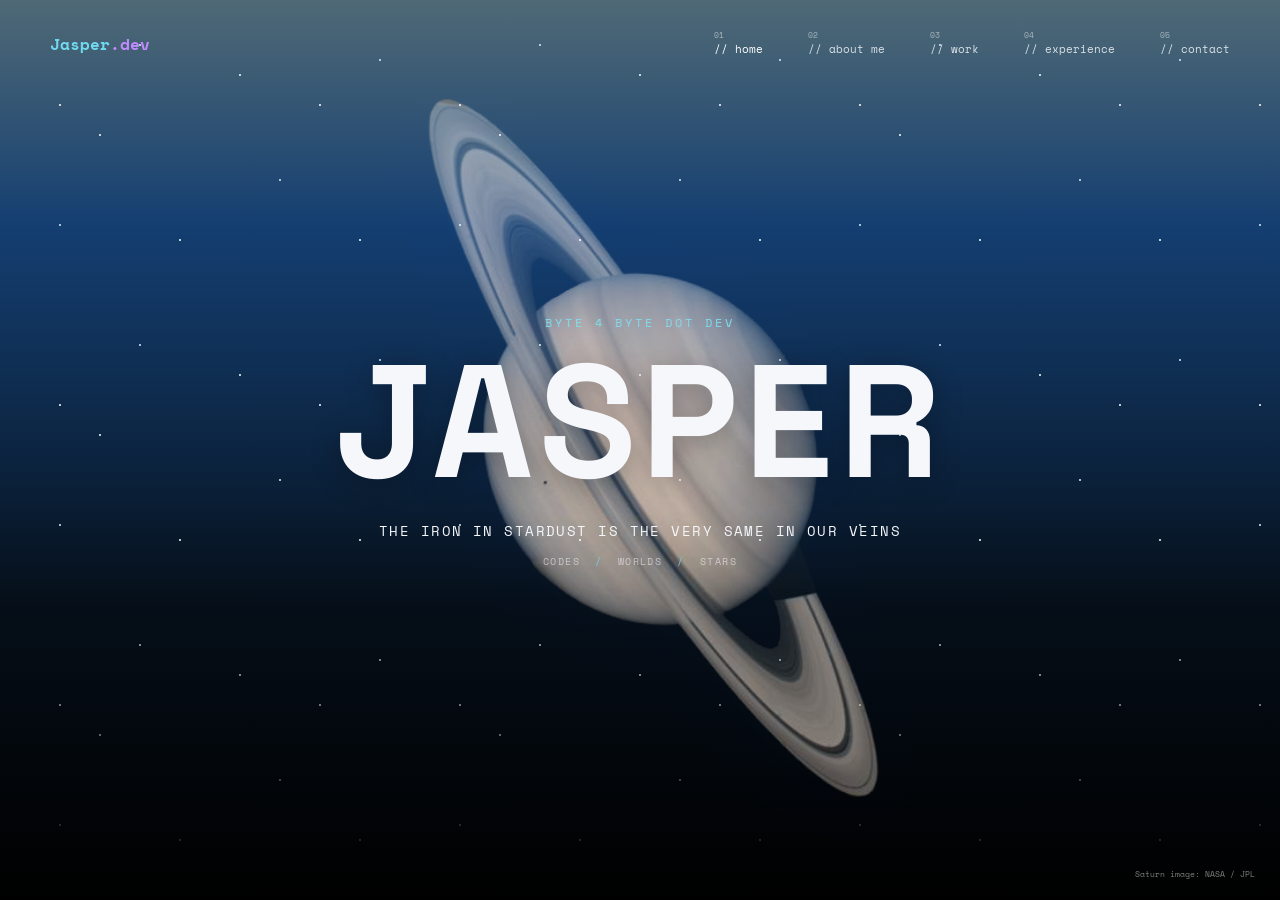
<file: index.html>
<!DOCTYPE html>
<html lang="en">
<head>
	<meta charset="UTF-8">
	<meta name="viewport" content="width=device-width, initial-scale=1.0">
	<meta name="theme-color" content="#071421">
	<title>Jasper | Byte4Byte Dot Dev</title>
	<link rel="preconnect" href="https://fonts.googleapis.com">
	<link rel="preconnect" href="https://fonts.gstatic.com" crossorigin>
	<link href="https://fonts.googleapis.com/css2?family=Space+Grotesk:wght@400;500;600;700&family=Space+Mono:wght@400;700&display=swap" rel="stylesheet">
	<link rel="stylesheet" href="styles.css">
</head>
<body>
	<main class="index" id="home">
		<div class="starfield" aria-hidden="true"></div>
		<header class="site-header">
			<a class="wordmark" href="#home" aria-label="Jasper home">Jasper<span>.dev</span></a>
			<nav aria-label="Main navigation">
				<a class="active" href="#home"><span>01</span>// home</a>
				<a href="src/aboutme.html"><span>02</span>// about me</a>
				<a href="src/work.html"><span>03</span>// work</a>
				<a href="src/experience.html"><span>04</span>// experience</a>
				<a href="src/contact.html"><span>05</span>// contact</a>
			</nav>
		</header>

		<div class="planet" aria-hidden="true">
			<img src="images/saturn-stars-transparent.png" alt="">
		</div>

		<section class="index-copy" aria-labelledby="page-title">
			<p class="eyebrow">byte 4 byte dot dev</p>
			<h1 id="page-title">Jasper</h1>
			<p class="tagline">the iron in stardust is the very same in our veins</p>
			<div class="specialties" aria-label="Areas of work">
				<span>Codes</span><i aria-hidden="true">/</i>
				<span>Worlds</span><i aria-hidden="true">/</i>
				<span>Stars</span>
			</div>
		</section>
		<a class="image-credit" href="https://photojournal.jpl.nasa.gov/catalog/PIA01364" target="blank" rel="noreferrer">
			Saturn image: NASA / JPL
		</a>
	</main>
</body>
</html>
</file>
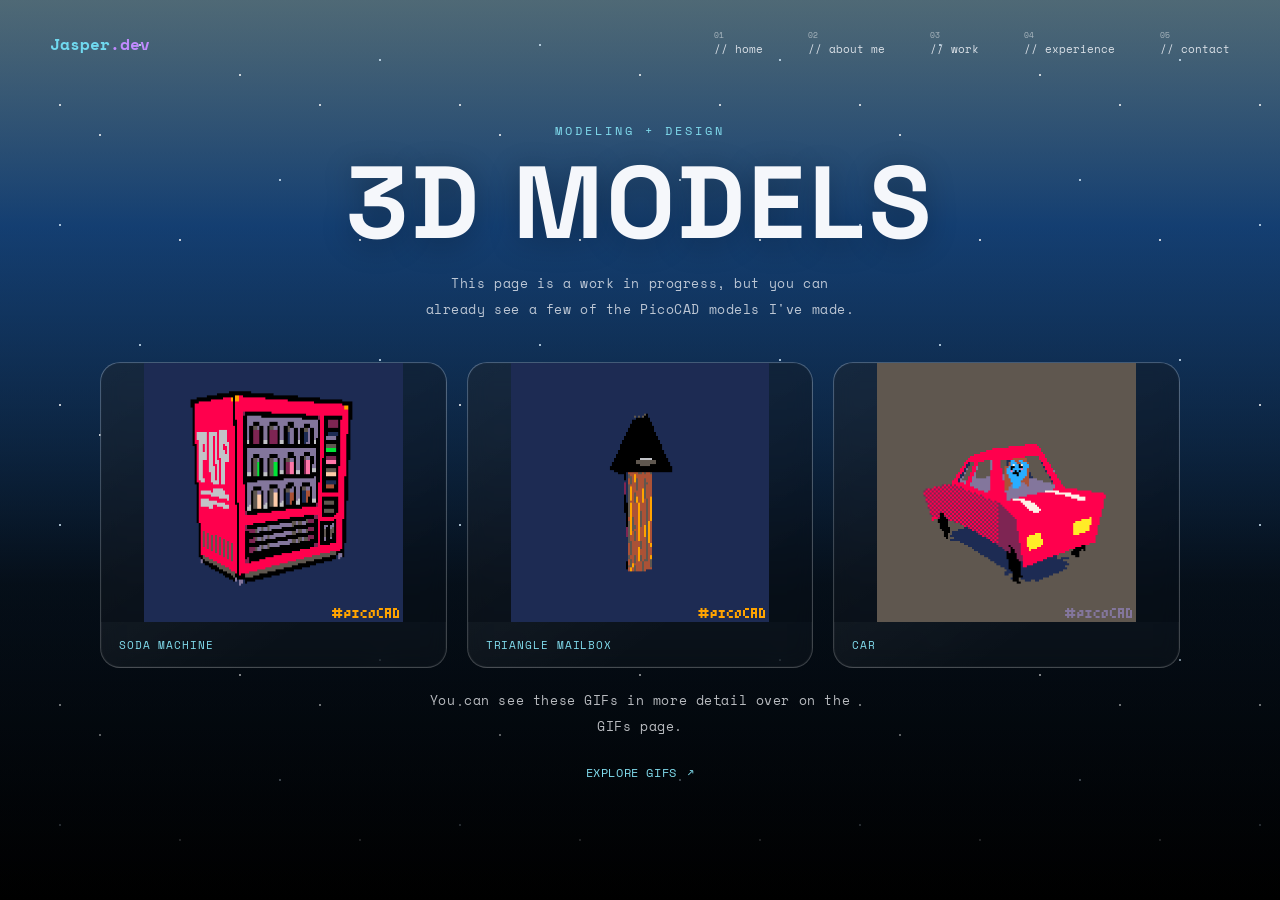
<file: src/3dmodels.html>
<!DOCTYPE html>
<html lang="en">
<head>
	<meta charset="UTF-8">
	<meta name="viewport" content="width=device-width, initial-scale=1.0">
	<meta name="theme-color" content="#071421">
	<title>3D Models | Jasper.dev</title>
	<link rel="preconnect" href="https://fonts.googleapis.com">
	<link rel="preconnect" href="https://fonts.gstatic.com" crossorigin>
	<link href="https://fonts.googleapis.com/css2?family=Space+Grotesk:wght@400;500;600;700&family=Space+Mono:wght@400;700&display=swap" rel="stylesheet">
	<link rel="stylesheet" href="../styles.css">
</head>
<body>
	<main class="site-page">
		<div class="starfield" aria-hidden="true"></div>
		<header class="site-header">
			<a class="wordmark" href="../index.html" aria-label="Jasper home">Jasper<span>.dev</span></a>
			<nav aria-label="Main navigation">
				<a href="../index.html"><span>01</span>// home</a>
				<a href="aboutme.html"><span>02</span>// about me</a>
				<a href="work.html"><span>03</span>// work</a>
				<a href="experience.html"><span>04</span>// experience</a>
				<a href="contact.html"><span>05</span>// contact</a>
			</nav>
		</header>

		<section class="page-content models-page" aria-labelledby="page-title">
			<div class="page-heading">
				<p class="eyebrow">Modeling + design</p>
				<h1 id="page-title">3D Models</h1>
				<p class="page-lede">This page is a work in progress, but you can already see a few of the PicoCAD models I've made.</p>
			</div>

			<div class="model-gallery" aria-label="PicoCAD model previews">
				<figure class="model-preview">
					<img src="../gifs/3d%20models/sodamachine.gif" alt="Animated pixel-art soda machine model" loading="lazy">
					<figcaption>Soda Machine</figcaption>
				</figure>
				<figure class="model-preview">
					<img src="../gifs/3d%20models/triangle_mailbox.gif" alt="Animated low-poly triangle mailbox model" loading="lazy">
					<figcaption>Triangle Mailbox</figcaption>
				</figure>
				<figure class="model-preview">
					<img src="../gifs/3d%20models/car.gif" alt="Animated low-poly car model" loading="lazy">
					<figcaption>Car</figcaption>
				</figure>
			</div>

			<div class="models-gallery-note">
				<p class="page-lede">You can see these GIFs in more detail over on the GIFs page.</p>
				<a class="page-link" href="gifs.html">Explore GIFs <span aria-hidden="true">↗</span></a>
			</div>
		</section>
	</main>
</body>
</html>
</file>
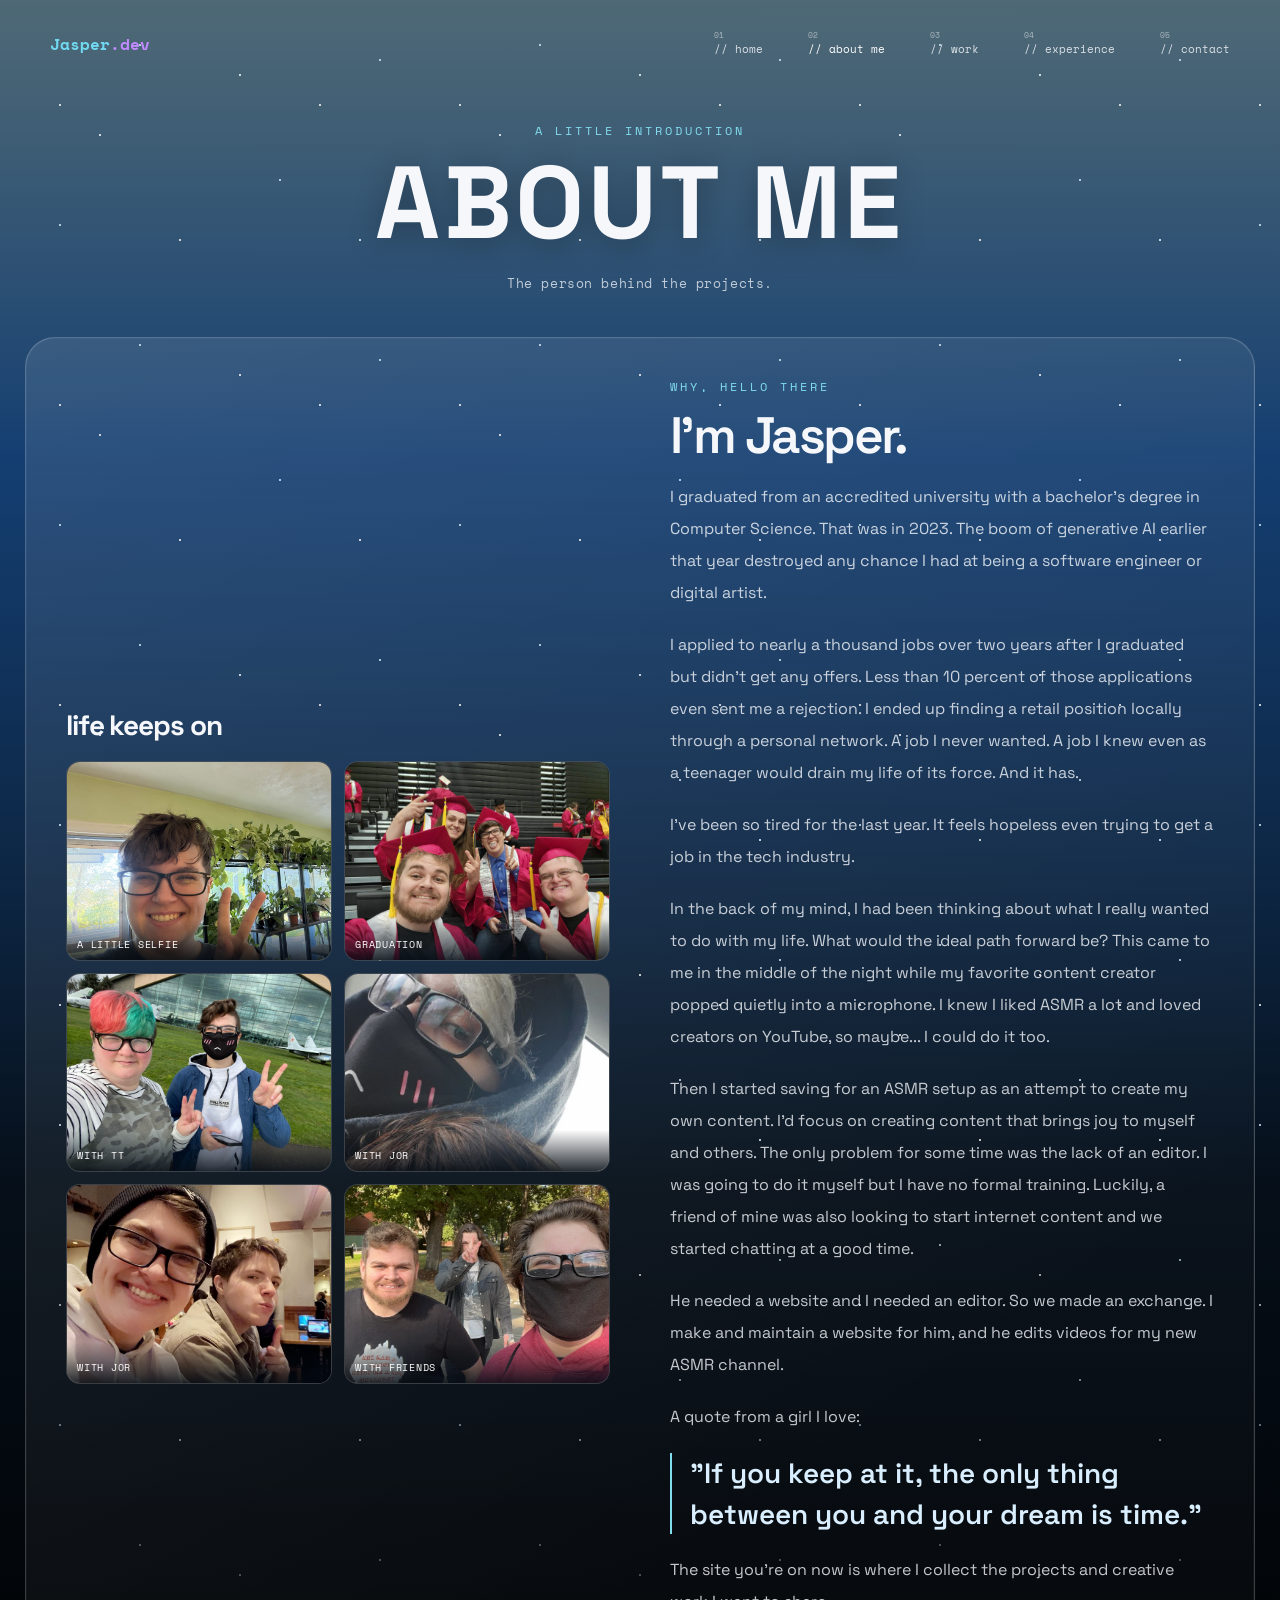
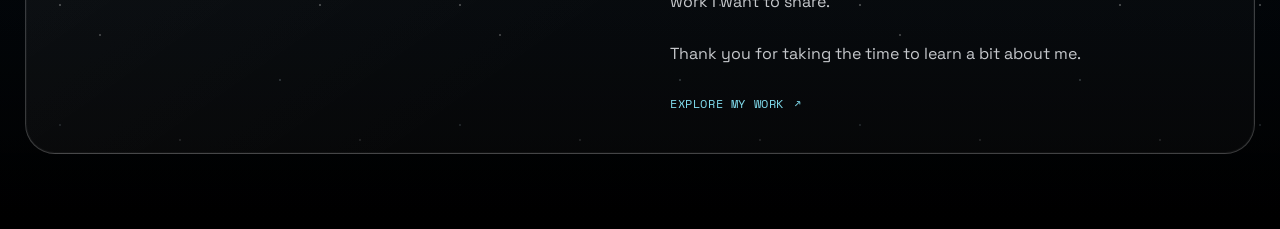
<file: src/aboutme.html>
<!DOCTYPE html>
<html lang="en">
<head>
	<meta charset="UTF-8">
	<meta name="viewport" content="width=device-width, initial-scale=1.0">
	<meta name="theme-color" content="#071421">
	<title>About Me | Jasper.dev</title>
	<link rel="preconnect" href="https://fonts.googleapis.com">
	<link rel="preconnect" href="https://fonts.gstatic.com" crossorigin>
	<link href="https://fonts.googleapis.com/css2?family=Space+Grotesk:wght@400;500;600;700&family=Space+Mono:wght@400;700&display=swap" rel="stylesheet">
	<link rel="stylesheet" href="../styles.css">
</head>
<body>
	<main class="site-page">
		<div class="starfield" aria-hidden="true"></div>
		<header class="site-header">
			<a class="wordmark" href="../index.html" aria-label="Jasper home">Jasper<span>.dev</span></a>
			<nav aria-label="Main navigation">
				<a href="../index.html"><span>01</span>// home</a>
				<a class="active" href="aboutme.html" aria-current="page"><span>02</span>// about me</a>
				<a href="work.html"><span>03</span>// work</a>
				<a href="experience.html"><span>04</span>// experience</a>
				<a href="contact.html"><span>05</span>// contact</a>
			</nav>
		</header>

		<section class="page-content about-page" aria-labelledby="page-title">
			<div class="page-heading">
				<p class="eyebrow">A little introduction</p>
				<h1 id="page-title">About me</h1>
				<p class="page-lede">The person behind the projects.</p>
			</div>

			<div class="about-card">
				<section class="about-photo-column about-page-image" aria-labelledby="about-photo-title">
					<h2 id="about-photo-title">life keeps on</h2>
					<div class="about-photo-gallery">
						<figure class="about-photo about-photo-selfie">
							<img src="../images/selfie.png" alt="Jasper taking a selfie at home" loading="lazy">
							<figcaption>A little selfie</figcaption>
						</figure>
						<figure class="about-photo about-photo-graduation">
							<img src="../images/graduation.jpg" alt="Jasper and friends celebrating graduation" loading="lazy">
							<figcaption>Graduation</figcaption>
						</figure>
						<figure class="about-photo">
							<img src="../images/withtt_1.jpg" alt="Jasper and a friend visiting an aviation museum" loading="lazy">
							<figcaption>With TT</figcaption>
						</figure>
						<figure class="about-photo about-photo-jor-2">
							<img src="../images/withjor_2.jpg" alt="Jasper and a friend taking a selfie together" loading="lazy">
							<figcaption>With Jor</figcaption>
						</figure>
						<figure class="about-photo">
							<img src="../images/withjor_1.png" alt="Jasper and a friend sharing a meal" loading="lazy">
							<figcaption>With Jor</figcaption>
						</figure>
						<figure class="about-photo">
							<img src="../images/withfriends.jpg" alt="Jasper and friends outdoors" loading="lazy">
							<figcaption>With friends</figcaption>
						</figure>
					</div>
				</section>
				<div class="page-copy">
					<p class="eyebrow">Why, Hello there</p>
					<h2>I'm Jasper.</h2>
					<p>I graduated from an accredited university with a bachelor's degree in Computer Science. That was in 2023. The boom of generative AI earlier that year destroyed any chance I had at being a software engineer or digital artist.</p>
					<p>I applied to nearly a thousand jobs over two years after I graduated but didn't get any offers. Less than 10 percent of those applications even sent me a rejection. I ended up finding a retail position locally through a personal network. A job I never wanted. A job I knew even as a teenager would drain my life of its force. And it has.</p> 
					<p>I've been so tired for the last year. It feels hopeless even trying to get a job in the tech industry.</p> 
					<p>In the back of my mind, I had been thinking about what I really wanted to do with my life. What would the ideal path forward be? This came to me in the middle of the night while my favorite content creator popped quietly into a microphone. I knew I liked ASMR a lot and loved creators on YouTube, so maybe... I could do it too.</p>
					<p>Then I started saving for an ASMR setup as an attempt to create my own content. I'd focus on creating content that brings joy to myself and others. The only problem for some time was the lack of an editor. I was going to do it myself but I have no formal training. Luckily, a friend of mine was also looking to start internet content and we started chatting at a good time.</p>
					<p>He needed a website and I needed an editor. So we made an exchange. I make and maintain a website for him, and he edits videos for my new ASMR channel.</p>
					<p>A quote from a girl I love:</p>
					<p><span class="quote">"If you keep at it, the only thing between you and your dream is time."</span></p>
					<p>The site you're on now is where I collect the projects and creative work I want to share.</p>
					<p>Thank you for taking the time to learn a bit about me.</p>
					<a class="page-link" href="work.html">Explore my work <span aria-hidden="true">↗</span></a>
				</div>
			</div>
		</section>
	</main>
</body>
</html>
</file>
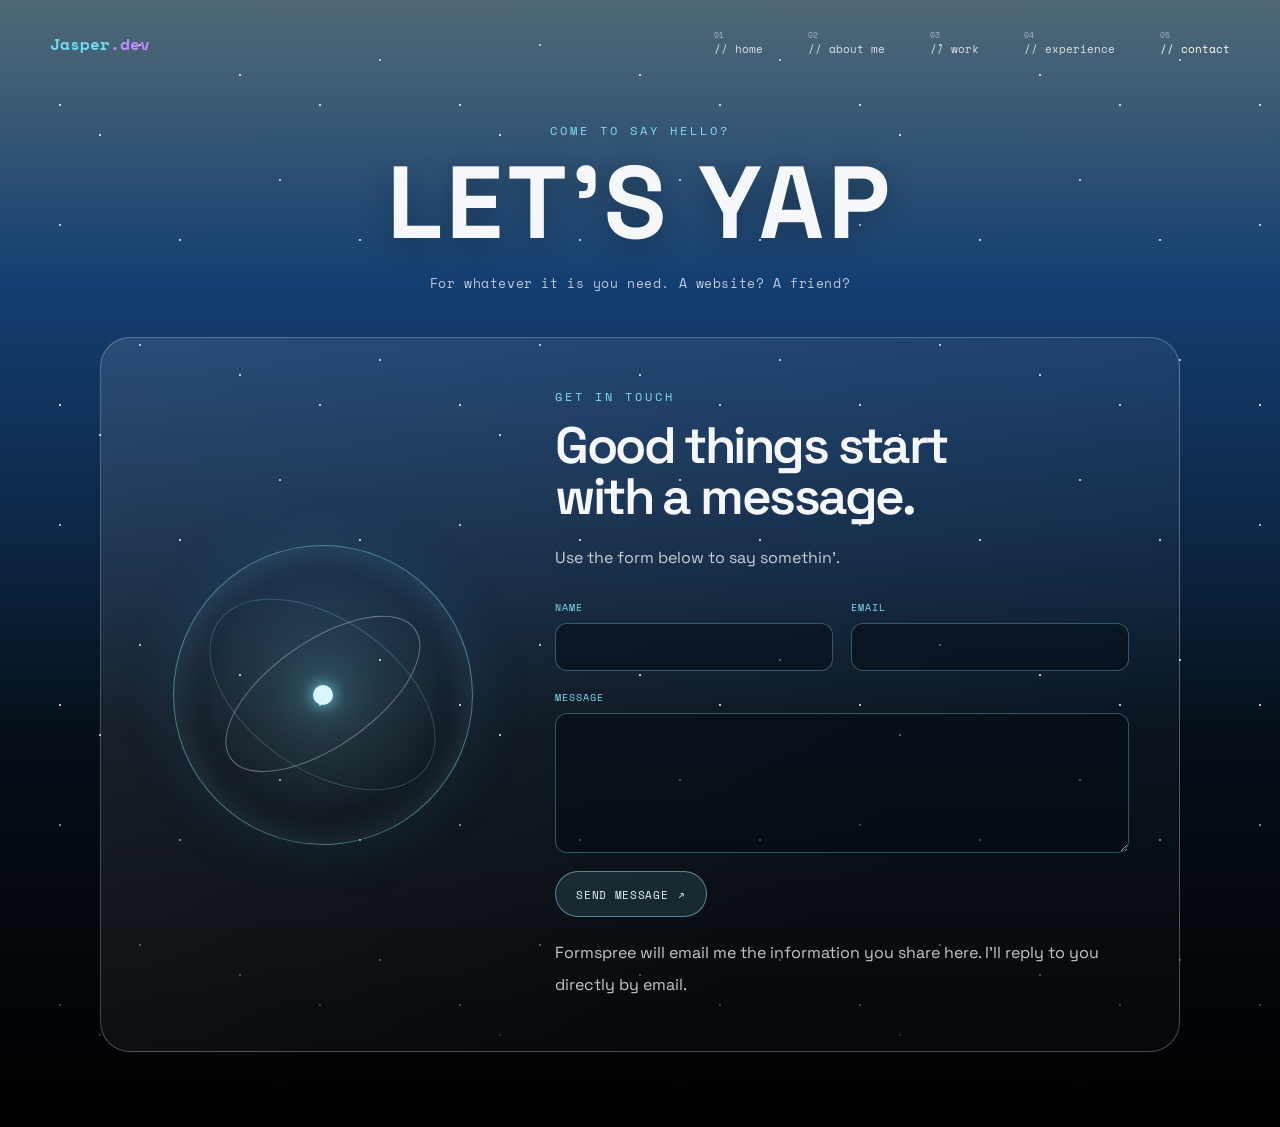
<file: src/contact.html>
<!DOCTYPE html>
<html lang="en">
<head>
	<meta charset="UTF-8">
	<meta name="viewport" content="width=device-width, initial-scale=1.0">
	<meta name="theme-color" content="#071421">
	<title>Contact | Jasper.dev</title>
	<link rel="preconnect" href="https://fonts.googleapis.com">
	<link rel="preconnect" href="https://fonts.gstatic.com" crossorigin>
	<link href="https://fonts.googleapis.com/css2?family=Space+Grotesk:wght@400;500;600;700&family=Space+Mono:wght@400;700&display=swap" rel="stylesheet">
	<link rel="stylesheet" href="../styles.css">
</head>
<body>
	<main class="site-page">
		<div class="starfield" aria-hidden="true"></div>
		<header class="site-header">
			<a class="wordmark" href="../index.html" aria-label="Jasper home">Jasper<span>.dev</span></a>
			<nav aria-label="Main navigation">
				<a href="../index.html"><span>01</span>// home</a>
				<a href="aboutme.html"><span>02</span>// about me</a>
				<a href="work.html"><span>03</span>// work</a>
				<a href="experience.html"><span>04</span>// experience</a>
				<a class="active" href="contact.html" aria-current="page"><span>05</span>// contact</a>
			</nav>
		</header>

		<section class="page-content contact-page" aria-labelledby="page-title">
			<div class="page-heading">
				<p class="eyebrow">Come to say hello?</p>
				<h1 id="page-title">Let's yap</h1>
				<p class="page-lede">For whatever it is you need. A website? A friend?</p>
			</div>

			<div class="contact-card">
				<div class="contact-orbit" aria-hidden="true">
					<span></span>
				</div>
				<div class="page-copy">
					<p class="eyebrow">Get in touch</p>
					<h2>Good things start with a message.</h2>
					<p>Use the form below to say somethin'.</p>
					<form class="contact-form" action="https://formspree.io/f/mpppdnnk" method="POST">
						<input type="hidden" name="_subject" value="New message from Jasper.dev">
						<input class="contact-form-honeypot" type="text" name="_gotcha" tabindex="-1" autocomplete="off" aria-hidden="true">
						<div class="contact-form-field">
							<label for="contact-name">Name</label>
							<input id="contact-name" name="name" type="text" autocomplete="name" required>
						</div>
						<div class="contact-form-field">
							<label for="contact-email">Email</label>
							<input id="contact-email" name="email" type="email" autocomplete="email" required>
						</div>
						<div class="contact-form-field contact-form-message">
							<label for="contact-message">Message</label>
							<textarea id="contact-message" name="message" rows="5" required></textarea>
						</div>
						<button class="contact-form-submit" type="submit">Send message <span aria-hidden="true">↗</span></button>
					</form>
					<p class="contact-form-status" role="status" aria-live="polite" hidden></p>
					<p class="contact-form-disclaimer">Formspree will email me the information you share here. I’ll reply to you directly by email.</p>
					<script>
						const contactForm = document.querySelector(".contact-form");
						const contactStatus = document.querySelector(".contact-form-status");
						const submitButton = contactForm.querySelector(".contact-form-submit");

						contactForm.addEventListener("submit", async (event) => {
							event.preventDefault();
							submitButton.disabled = true;
							contactStatus.hidden = false;
							contactStatus.dataset.state = "sending";
							contactStatus.textContent = "Sending your message...";

							try {
								const response = await fetch(contactForm.action, {
									method: contactForm.method,
									body: new FormData(contactForm),
									headers: { Accept: "application/json" }
								});

								if (!response.ok) {
									throw new Error(`The form service returned error ${response.status}. Please try again.`);
								}

								contactForm.reset();
								contactStatus.dataset.state = "success";
								contactStatus.textContent = "Thanks! Your message has been sent.";
							} catch (error) {
								contactStatus.dataset.state = "error";
								contactStatus.textContent = error instanceof Error
									? `Your message couldn't be sent: ${error.message}`
									: "Your message couldn't be sent. Please try again.";
							} finally {
								submitButton.disabled = false;
							}
						});
					</script>
				</div>
			</div>
		</section>
	</main>
</body>
</html>
</file>
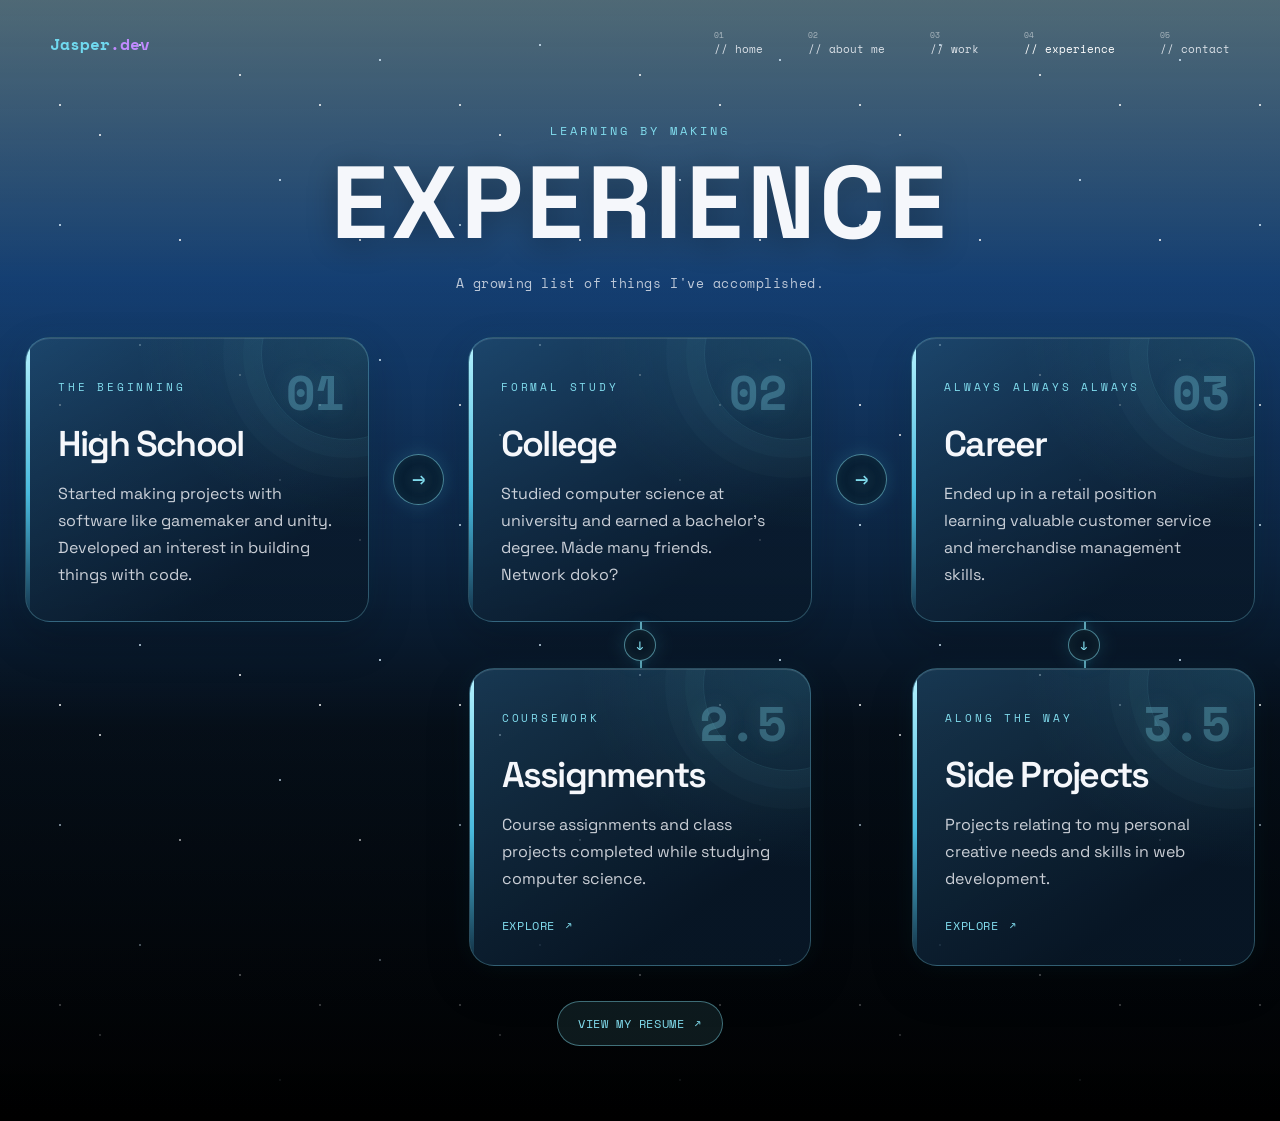
<file: src/experience.html>
<!DOCTYPE html>
<html lang="en">
<head>
	<meta charset="UTF-8">
	<meta name="viewport" content="width=device-width, initial-scale=1.0">
	<meta name="theme-color" content="#071421">
	<title>Experience | Jasper.dev</title>
	<link rel="preconnect" href="https://fonts.googleapis.com">
	<link rel="preconnect" href="https://fonts.gstatic.com" crossorigin>
	<link href="https://fonts.googleapis.com/css2?family=Space+Grotesk:wght@400;500;600;700&family=Space+Mono:wght@400;700&display=swap" rel="stylesheet">
	<link rel="stylesheet" href="../styles.css">
</head>
<body>
	<main class="site-page">
		<div class="starfield" aria-hidden="true"></div>
		<header class="site-header">
			<a class="wordmark" href="../index.html" aria-label="Jasper home">Jasper<span>.dev</span></a>
			<nav aria-label="Main navigation">
				<a href="../index.html"><span>01</span>// home</a>
				<a href="aboutme.html"><span>02</span>// about me</a>
				<a href="work.html"><span>03</span>// work</a>
				<a class="active" href="experience.html" aria-current="page"><span>04</span>// experience</a>
				<a href="contact.html"><span>05</span>// contact</a>
			</nav>
		</header>

		<section class="page-content experience-page" aria-labelledby="page-title">
			<div class="page-heading">
				<p class="eyebrow">Learning by making</p>
				<h1 id="page-title">Experience</h1>
				<p class="page-lede">A growing list of things I've accomplished.</p>
			</div>

			<div class="experience-diagram" role="group" aria-label="Experience path from high school to college and career, with branches for assignments and side projects">
				<div class="experience-route">
					<article class="experience-card">
						<span class="experience-number" aria-hidden="true">01</span>
						<p class="eyebrow">The beginning</p>
						<h2>High School</h2>
						<p>Started making projects with software like gamemaker and unity. Developed an interest in building things with code.</p>
					</article>
					<span class="experience-arrow" aria-hidden="true">→</span>
					<article class="experience-card">
						<span class="experience-number" aria-hidden="true">02</span>
						<p class="eyebrow">Formal study</p>
						<h2>College</h2>
						<p>Studied computer science at university and earned a bachelor's degree. Made many friends. Network doko?</p>
					</article>
					<span class="experience-arrow" aria-hidden="true">→</span>
					<article class="experience-card">
						<span class="experience-number" aria-hidden="true">03</span>
						<p class="eyebrow">always always always</p>
						<h2>Career</h2>
						<p>Ended up in a retail position learning valuable customer service and merchandise management skills.</p>
					</article>
				</div>
				<div class="experience-branches">
					<div class="experience-branch experience-branch-assignments">
						<span class="experience-arrow experience-arrow-down" aria-hidden="true">↓</span>
						<article class="experience-card">
							<span class="experience-number" aria-hidden="true">2.5</span>
							<p class="eyebrow">Coursework</p>
							<h2>Assignments</h2>
							<p>Course assignments and class projects completed while studying computer science.</p>
							<a class="page-link" href="https://github.com/bubbles0989" target="_blank" rel="noopener noreferrer">Explore <span aria-hidden="true">↗</span></a>
						</article>
					</div>
					<div class="experience-branch experience-branch-side-projects">
						<span class="experience-arrow experience-arrow-down" aria-hidden="true">↓</span>
						<article class="experience-card">
							<span class="experience-number" aria-hidden="true">3.5</span>
							<p class="eyebrow">Along the way</p>
							<h2>Side Projects</h2>
							<p>Projects relating to my personal creative needs and skills in web development.</p>
							<a class="page-link" href="work.html">Explore <span aria-hidden="true">↗</span></a>
						</article>
					</div>
				</div>
			</div>
			<a class="page-link experience-resume-link" href="resume.html">View my resume <span aria-hidden="true">↗</span></a>
		</section>
	</main>
</body>
</html>
</file>
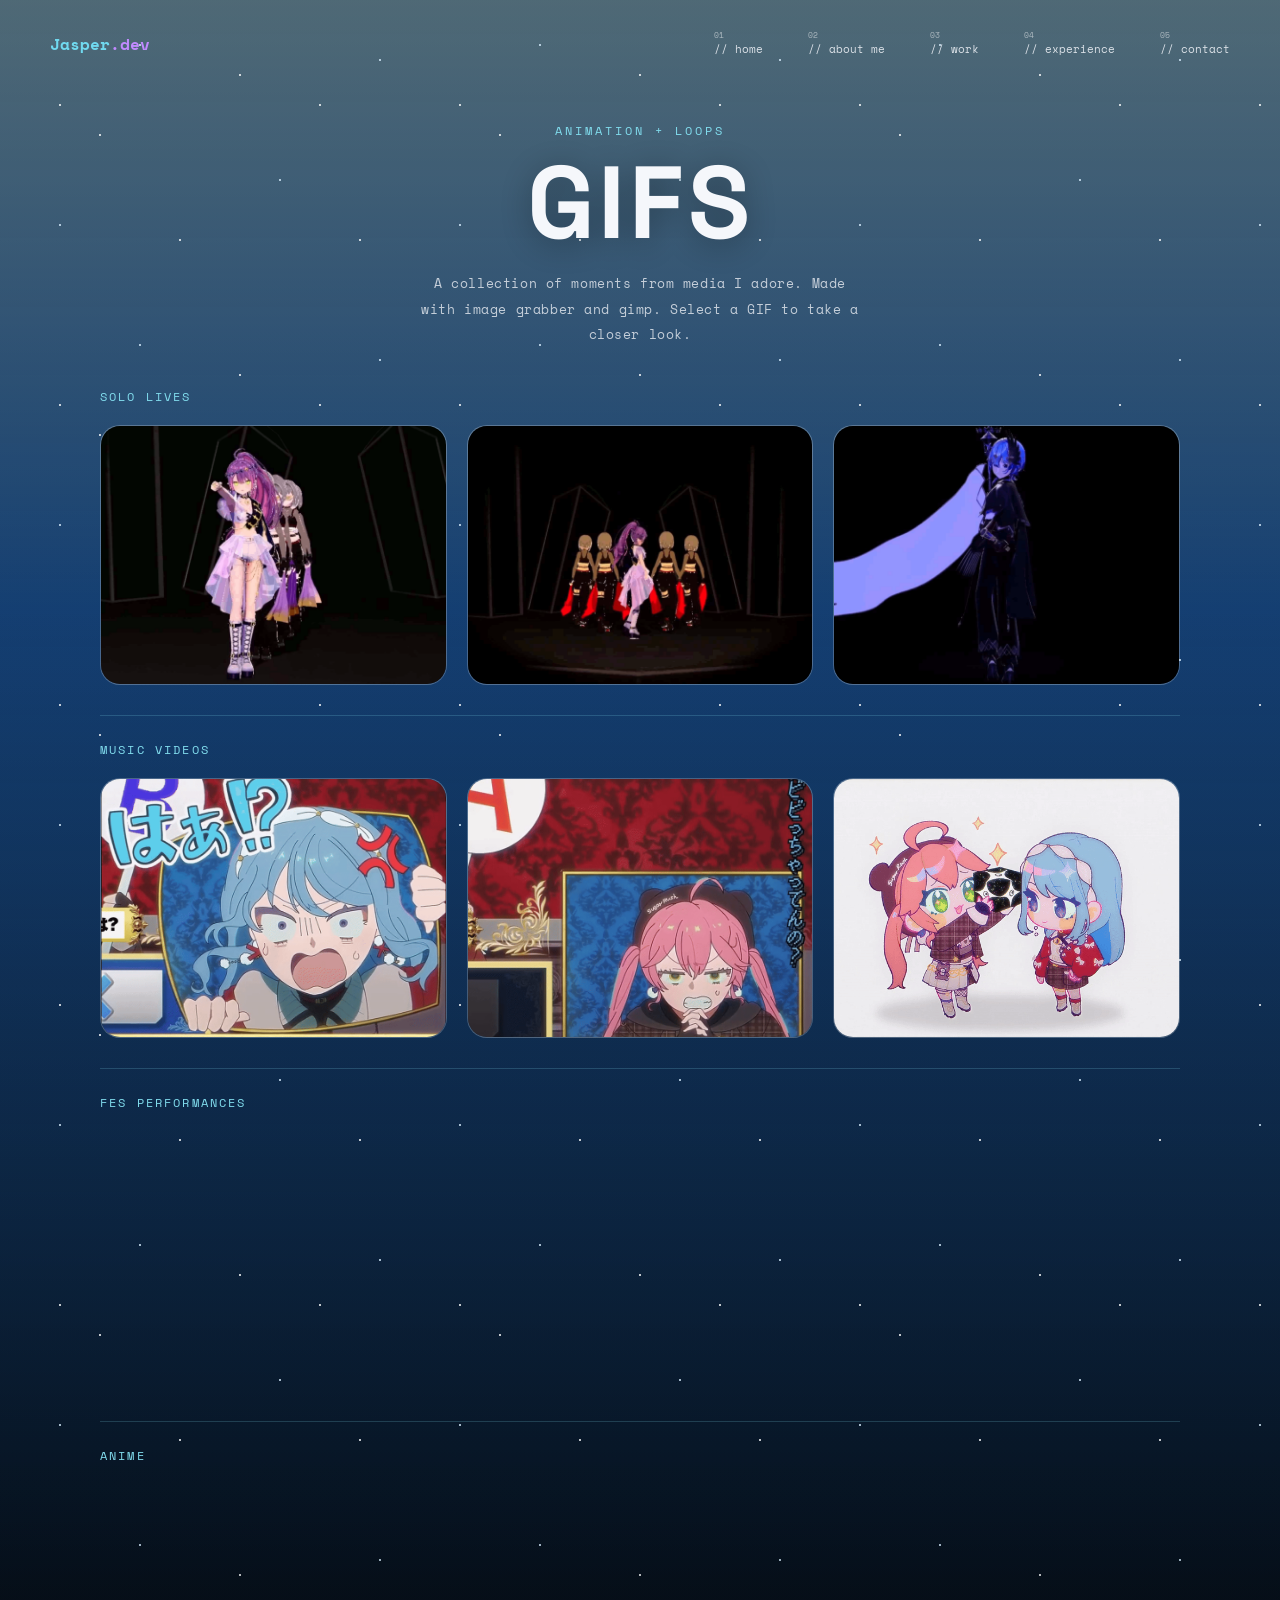
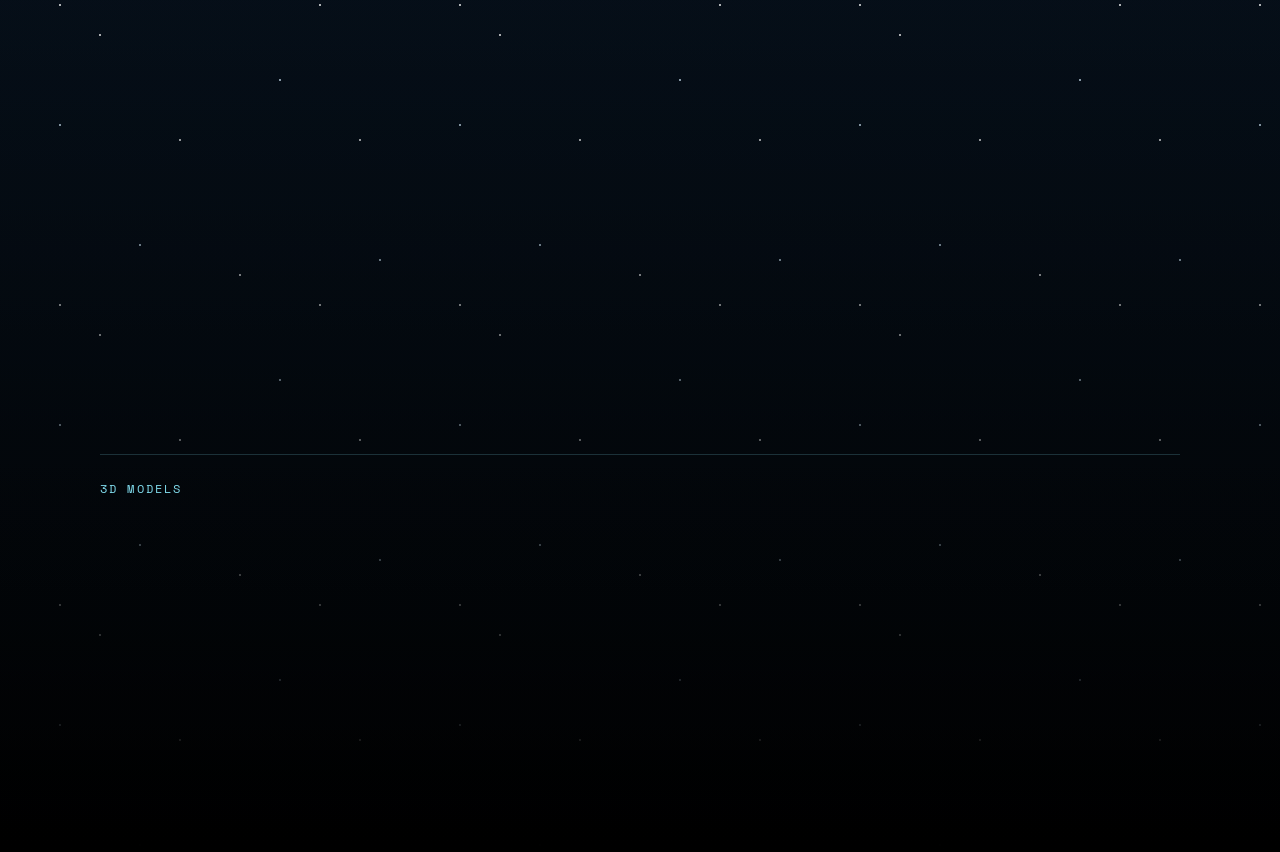
<file: src/gifs.html>
<!DOCTYPE html>
<html lang="en">
<head>
	<meta charset="UTF-8">
	<meta name="viewport" content="width=device-width, initial-scale=1.0">
	<meta name="theme-color" content="#071421">
	<title>GIFs | Jasper.dev</title>
	<link rel="preconnect" href="https://fonts.googleapis.com">
	<link rel="preconnect" href="https://fonts.gstatic.com" crossorigin>
	<link href="https://fonts.googleapis.com/css2?family=Space+Grotesk:wght@400;500;600;700&family=Space+Mono:wght@400;700&display=swap" rel="stylesheet">
	<link rel="stylesheet" href="../styles.css">
	<script src="https://code.jquery.com/jquery-3.7.1.min.js" integrity="sha256-/JqT3SQfawRcv/BIHPThkBvs0OEvtFFmqPF/lYI/Cxo=" crossorigin="anonymous" defer></script>
	<script src="gifs.js" defer></script>
</head>
<body>
	<main class="site-page">
		<div class="starfield" aria-hidden="true"></div>
		<header class="site-header">
			<a class="wordmark" href="../index.html" aria-label="Jasper home">Jasper<span>.dev</span></a>
			<nav aria-label="Main navigation">
				<a href="../index.html"><span>01</span>// home</a>
				<a href="aboutme.html"><span>02</span>// about me</a>
				<a href="work.html"><span>03</span>// work</a>
				<a href="experience.html"><span>04</span>// experience</a>
				<a href="contact.html"><span>05</span>// contact</a>
			</nav>
		</header>

		<section class="page-content gifs-page" aria-labelledby="page-title">
			<div class="page-heading">
				<p class="eyebrow">Animation + loops</p>
				<h1 id="page-title">GIFs</h1>
				<p class="page-lede">A collection of moments from media I adore. Made with image grabber and gimp. Select a GIF to take a closer look.</p>
			</div>

			<div class="gif-gallery" aria-label="GIF collection">
				<section class="gif-section" aria-labelledby="gif-section-sololives">
					<h2 class="gif-section-title" id="gif-section-sololives">Solo Lives</h2>
				<button class="gif-entry" type="button" data-title="Towa-sama — 2nd Solo Live" data-description="A looping moment from Towa-sama's 2nd solo live." data-filename="hololive/sololives/towasama_2ndsololive.gif">
					<img src="../gifs/hololive/sololives/towasama_2ndsololive.gif" alt="Towa-sama — 2nd solo live" loading="lazy">
				</button>
				<button class="gif-entry" type="button" data-title="Towa-sama — 2nd Solo Live (Alternate)" data-description="Another looping moment from Towa-sama's 2nd solo live." data-filename="hololive/sololives/towasama_2ndsololive_2.gif">
					<img src="../gifs/hololive/sololives/towasama_2ndsololive_2.gif" alt="Towa-sama — 2nd solo live alternate moment" loading="lazy">
				</button>
				<button class="gif-entry" type="button" data-title="Suisei — Supernova" data-description="A looping moment from Suisei's Supernova performance." data-filename="hololive/sololives/suisei_supernova.gif">
					<img src="../gifs/hololive/sololives/suisei_supernova.gif" alt="Suisei — Supernova" loading="lazy">
				</button>
				</section>
				<section class="gif-section" aria-labelledby="gif-section-mvs">
					<h2 class="gif-section-title" id="gif-section-mvs">Music Videos</h2>
				<button class="gif-entry" type="button" data-title="Suisei — Lollipop MV" data-description="A looping moment from Suisei's Lollipop music video." data-filename="hololive/mvs/suisei_lolipopmv.gif">
					<img src="../gifs/hololive/mvs/suisei_lolipopmv.gif" alt="Suisei — Lollipop music video" loading="lazy">
				</button>
				<button class="gif-entry" type="button" data-title="Miko — Lollipop MV" data-description="A looping moment from Miko's Lollipop music video." data-filename="hololive/mvs/miko_lolipopmv.gif">
					<img src="../gifs/hololive/mvs/miko_lolipopmv.gif" alt="Miko — Lollipop music video" loading="lazy">
				</button>
				<button class="gif-entry" type="button" data-title="MiComet — Lollipop MV" data-description="A looping moment from the MiComet Lollipop music video." data-filename="hololive/mvs/micomet_lolipopmv.gif">
					<img src="../gifs/hololive/mvs/micomet_lolipopmv.gif" alt="MiComet — Lollipop music video" loading="lazy">
				</button>
				</section>
				<section class="gif-section" aria-labelledby="gif-section-fes">
					<h2 class="gif-section-title" id="gif-section-fes">Fes Performances</h2>
				<button class="gif-entry gif-entry-towasama-6thfes" type="button" data-title="Towa-sama — 6th Fes" data-description="A looping moment from Towa-sama's 6th Fes performance." data-filename="hololive/fes/towasama_6thfes.gif">
					<img src="../gifs/hololive/fes/towasama_6thfes.gif" alt="Towa-sama — 6th Fes" loading="lazy">
				</button>
				<button class="gif-entry" type="button" data-title="Suisei & Towa — 3rd Fes" data-description="A looping moment featuring Suisei and Towa at the 3rd Fes." data-filename="hololive/fes/suitowa_3rdfes.gif">
					<img src="../gifs/hololive/fes/suitowa_3rdfes.gif" alt="Suisei and Towa — 3rd Fes" loading="lazy">
				</button>
				<button class="gif-entry" type="button" data-title="Aqutowa — 5th Fes" data-description="A looping moment featuring Aqua and Towa at the 5th Fes." data-filename="hololive/fes/aqutowa_5thfes.gif">
					<img src="../gifs/hololive/fes/aqutowa_5thfes.gif" alt="Aqua and Towa — 5th Fes" loading="lazy">
				</button>
				</section>
				<section class="gif-section" aria-labelledby="gif-section-anime">
					<h2 class="gif-section-title" id="gif-section-anime">Anime</h2>
				<button class="gif-entry" type="button" data-title="Shinji — 3.0+1.0" data-description="A looping moment featuring Shinji from Evangelion: 3.0+1.0." data-filename="anime/shinji_3.0+1.0.gif">
					<img src="../gifs/anime/shinji_3.0+1.0.gif" alt="Shinji — 3.0+1.0" loading="lazy">
				</button>
				<button class="gif-entry" type="button" data-title="Rei — 3.0+1.0" data-description="A looping moment featuring Rei from Evangelion: 3.0+1.0." data-filename="anime/reiq_3.0+1.0.gif">
					<img src="../gifs/anime/reiq_3.0+1.0.gif" alt="Rei — 3.0+1.0" loading="lazy">
				</button>
				<button class="gif-entry gif-entry-asuka" type="button" data-title="Asuka — 3.0+1.0" data-description="A looping moment featuring Asuka from Evangelion: 3.0+1.0." data-filename="anime/asuka_3.0+1.0.gif">
					<img src="../gifs/anime/asuka_3.0+1.0.gif" alt="Asuka — 3.0+1.0" loading="lazy">
				</button>
				<button class="gif-entry gif-entry-asuka-alternate" type="button" data-title="Asuka — 3.0+1.0 (Alternate)" data-description="Another looping moment featuring Asuka from Evangelion: 3.0+1.0." data-filename="anime/asuka_3.0+1.0_2.gif">
					<img src="../gifs/anime/asuka_3.0+1.0_2.gif" alt="Asuka — 3.0+1.0 alternate moment" loading="lazy">
				</button>
				</section>
				<section class="gif-section" aria-labelledby="gif-section-models">
					<h2 class="gif-section-title" id="gif-section-models">3D Models</h2>
					<button class="gif-entry gif-entry-soda-machine" type="button" data-title="Soda Machine" data-description="A looping pixel-art soda machine animation." data-filename="3d models/sodamachine.gif">
						<img src="../gifs/3d%20models/sodamachine.gif" alt="Pixel-art soda machine" loading="lazy">
					</button>
					<button class="gif-entry" type="button" data-title="Triangle Mailbox" data-description="A looping render of a low-poly triangle mailbox model." data-filename="3d models/triangle_mailbox.gif">
						<img src="../gifs/3d%20models/triangle_mailbox.gif" alt="Low-poly triangle mailbox model" loading="lazy">
					</button>
					<button class="gif-entry" type="button" data-title="Car" data-description="A looping render of a 3D car model." data-filename="3d models/car.gif">
						<img src="../gifs/3d%20models/car.gif" alt="3D car model" loading="lazy">
					</button>
				</section>
			</div>
		</section>
	</main>

	<dialog class="gif-dialog" aria-labelledby="gif-dialog-title" aria-describedby="gif-dialog-description">
		<div class="gif-dialog-content">
			<button class="gif-dialog-close" type="button" aria-label="Close GIF details">×</button>
			<p class="eyebrow">GIF details</p>
			<h2 id="gif-dialog-title"></h2>
			<img class="gif-dialog-image" alt="">
			<p id="gif-dialog-description"></p>
			<p class="gif-dialog-filename"></p>
		</div>
	</dialog>
</body>
</html>
</file>
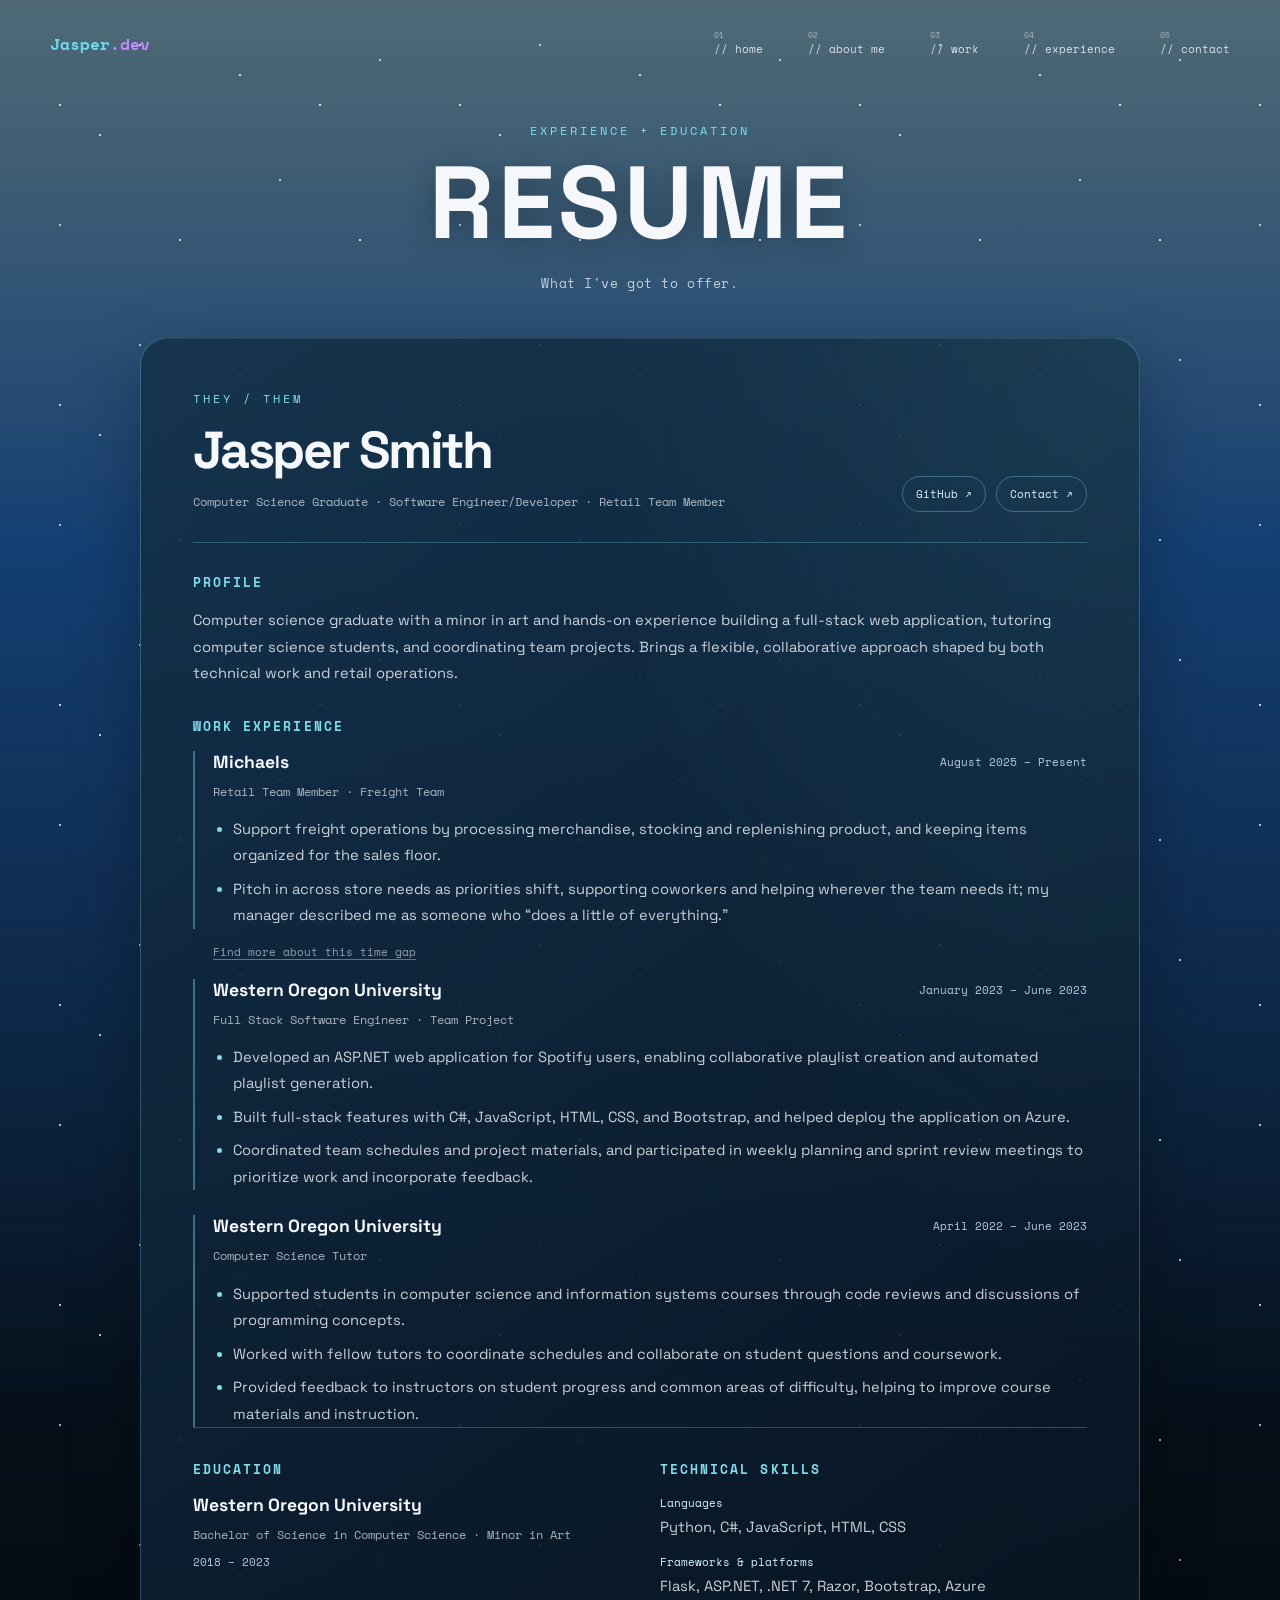
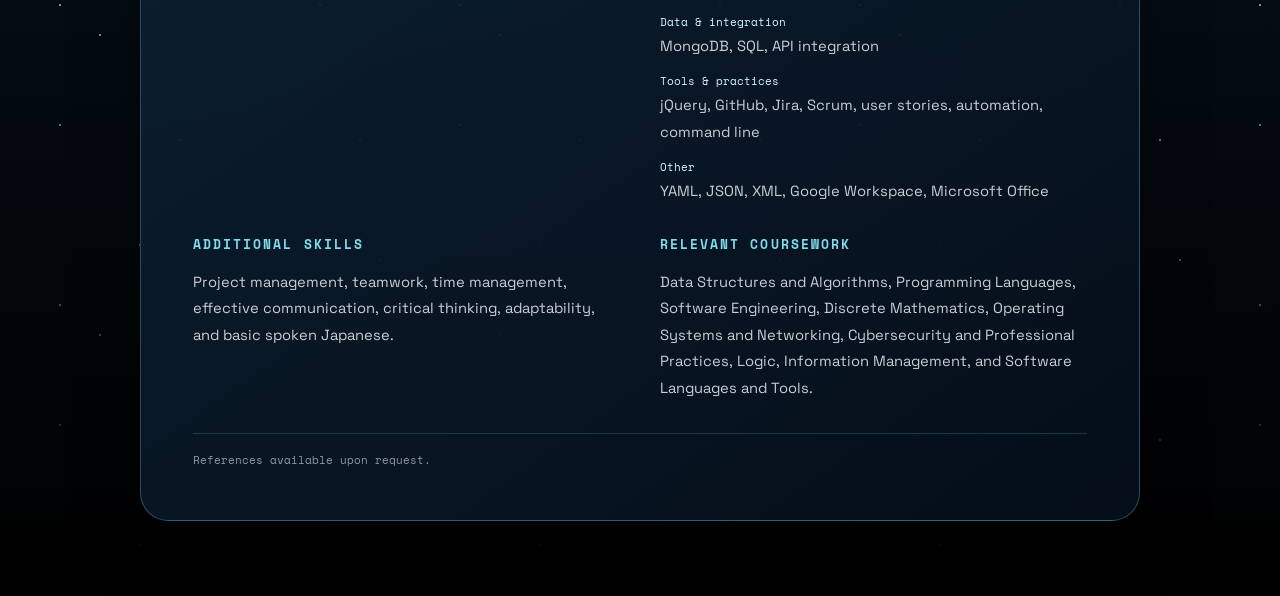
<file: src/resume.html>
<!DOCTYPE html>
<html lang="en">
<head>
	<meta charset="UTF-8">
	<meta name="viewport" content="width=device-width, initial-scale=1.0">
	<meta name="theme-color" content="#071421">
	<title>Resume | Jasper.dev</title>
	<link rel="preconnect" href="https://fonts.googleapis.com">
	<link rel="preconnect" href="https://fonts.gstatic.com" crossorigin>
	<link href="https://fonts.googleapis.com/css2?family=Space+Grotesk:wght@400;500;600;700&family=Space+Mono:wght@400;700&display=swap" rel="stylesheet">
	<link rel="stylesheet" href="../styles.css">
</head>
<body>
	<main class="site-page">
		<div class="starfield" aria-hidden="true"></div>
		<header class="site-header">
			<a class="wordmark" href="../index.html" aria-label="Jasper home">Jasper<span>.dev</span></a>
			<nav aria-label="Main navigation">
				<a href="../index.html"><span>01</span>// home</a>
				<a href="aboutme.html"><span>02</span>// about me</a>
				<a href="work.html"><span>03</span>// work</a>
				<a href="experience.html"><span>04</span>// experience</a>
				<a href="contact.html"><span>05</span>// contact</a>
			</nav>
		</header>

		<section class="page-content resume-page" aria-labelledby="page-title">
			<div class="page-heading">
				<p class="eyebrow">Experience + Education</p>
				<h1 id="page-title">Resume</h1>
				<p class="page-lede">What I've got to offer.</p>
			</div>

			<div class="resume-sheet">
				<header class="resume-profile">
					<div>
						<p class="eyebrow">They / Them</p>
						<h2>Jasper Smith</h2>
						<p class="resume-role">Computer Science Graduate · Software Engineer/Developer · Retail Team Member</p>
					</div>
					<div class="resume-profile-links" aria-label="Contact and profile links">
						<a href="https://github.com/bubbles0989" target="_blank" rel="noopener noreferrer">GitHub <span aria-hidden="true">↗</span></a>
						<a href="contact.html">Contact <span aria-hidden="true">↗</span></a>
					</div>
				</header>

				<section class="resume-section" aria-labelledby="summary-title">
					<h2 id="summary-title">Profile</h2>
					<p>Computer science graduate with a minor in art and hands-on experience building a full-stack web application, tutoring computer science students, and coordinating team projects. Brings a flexible, collaborative approach shaped by both technical work and retail operations.</p>
				</section>

				<section class="resume-section" aria-labelledby="work-title">
					<h2 id="work-title">Work Experience</h2>
					<div class="resume-entries">
						<article class="resume-entry">
							<div class="resume-entry-heading">
								<div>
									<h3>Michaels</h3>
									<p class="resume-entry-role">Retail Team Member · Freight Team</p>
								</div>
								<p class="resume-date">August 2025 – Present</p>
							</div>
							<ul>
								<li>Support freight operations by processing merchandise, stocking and replenishing product, and keeping items organized for the sales floor.</li>
								<li>Pitch in across store needs as priorities shift, supporting coworkers and helping wherever the team needs it; my manager described me as someone who “does a little of everything.”</li>
							</ul>
						</article>

						<p class="resume-gap-note"><a href="aboutme.html">Find more about this time gap</a></p>

						<article class="resume-entry">
							<div class="resume-entry-heading">
								<div>
									<h3>Western Oregon University</h3>
									<p class="resume-entry-role">Full Stack Software Engineer · Team Project</p>
								</div>
								<p class="resume-date">January 2023 – June 2023</p>
							</div>
							<ul>
								<li>Developed an ASP.NET web application for Spotify users, enabling collaborative playlist creation and automated playlist generation.</li>
								<li>Built full-stack features with C#, JavaScript, HTML, CSS, and Bootstrap, and helped deploy the application on Azure.</li>
								<li>Coordinated team schedules and project materials, and participated in weekly planning and sprint review meetings to prioritize work and incorporate feedback.</li>
							</ul>
						</article>

						<article class="resume-entry">
							<div class="resume-entry-heading">
								<div>
									<h3>Western Oregon University</h3>
									<p class="resume-entry-role">Computer Science Tutor</p>
								</div>
								<p class="resume-date">April 2022 – June 2023</p>
							</div>
							<ul>
								<li>Supported students in computer science and information systems courses through code reviews and discussions of programming concepts.</li>
								<li>Worked with fellow tutors to coordinate schedules and collaborate on student questions and coursework.</li>
								<li>Provided feedback to instructors on student progress and common areas of difficulty, helping to improve course materials and instruction.</li>
							</ul>
						</article>
					</div>
				</section>

				<div class="resume-details-grid">
					<section class="resume-section" aria-labelledby="education-title">
						<h2 id="education-title">Education</h2>
						<div class="resume-education">
							<h3>Western Oregon University</h3>
							<p class="resume-entry-role">Bachelor of Science in Computer Science · Minor in Art</p>
							<p class="resume-date">2018 – 2023</p>
						</div>
					</section>

					<section class="resume-section" aria-labelledby="technical-skills-title">
						<h2 id="technical-skills-title">Technical Skills</h2>
						<dl class="resume-skills">
							<div><dt>Languages</dt><dd>Python, C#, JavaScript, HTML, CSS</dd></div>
							<div><dt>Frameworks &amp; platforms</dt><dd>Flask, ASP.NET, .NET 7, Razor, Bootstrap, Azure</dd></div>
							<div><dt>Data &amp; integration</dt><dd>MongoDB, SQL, API integration</dd></div>
							<div><dt>Tools &amp; practices</dt><dd>jQuery, GitHub, Jira, Scrum, user stories, automation, command line</dd></div>
							<div><dt>Other</dt><dd>YAML, JSON, XML, Google Workspace, Microsoft Office</dd></div>
						</dl>
					</section>

					<section class="resume-section" aria-labelledby="additional-skills-title">
						<h2 id="additional-skills-title">Additional Skills</h2>
						<p>Project management, teamwork, time management, effective communication, critical thinking, adaptability, and basic spoken Japanese.</p>
					</section>

					<section class="resume-section" aria-labelledby="coursework-title">
						<h2 id="coursework-title">Relevant Coursework</h2>
						<p>Data Structures and Algorithms, Programming Languages, Software Engineering, Discrete Mathematics, Operating Systems and Networking, Cybersecurity and Professional Practices, Logic, Information Management, and Software Languages and Tools.</p>
					</section>
				</div>

				<footer class="resume-footer">References available upon request.</footer>
			</div>
		</section>
	</main>
</body>
</html>
</file>
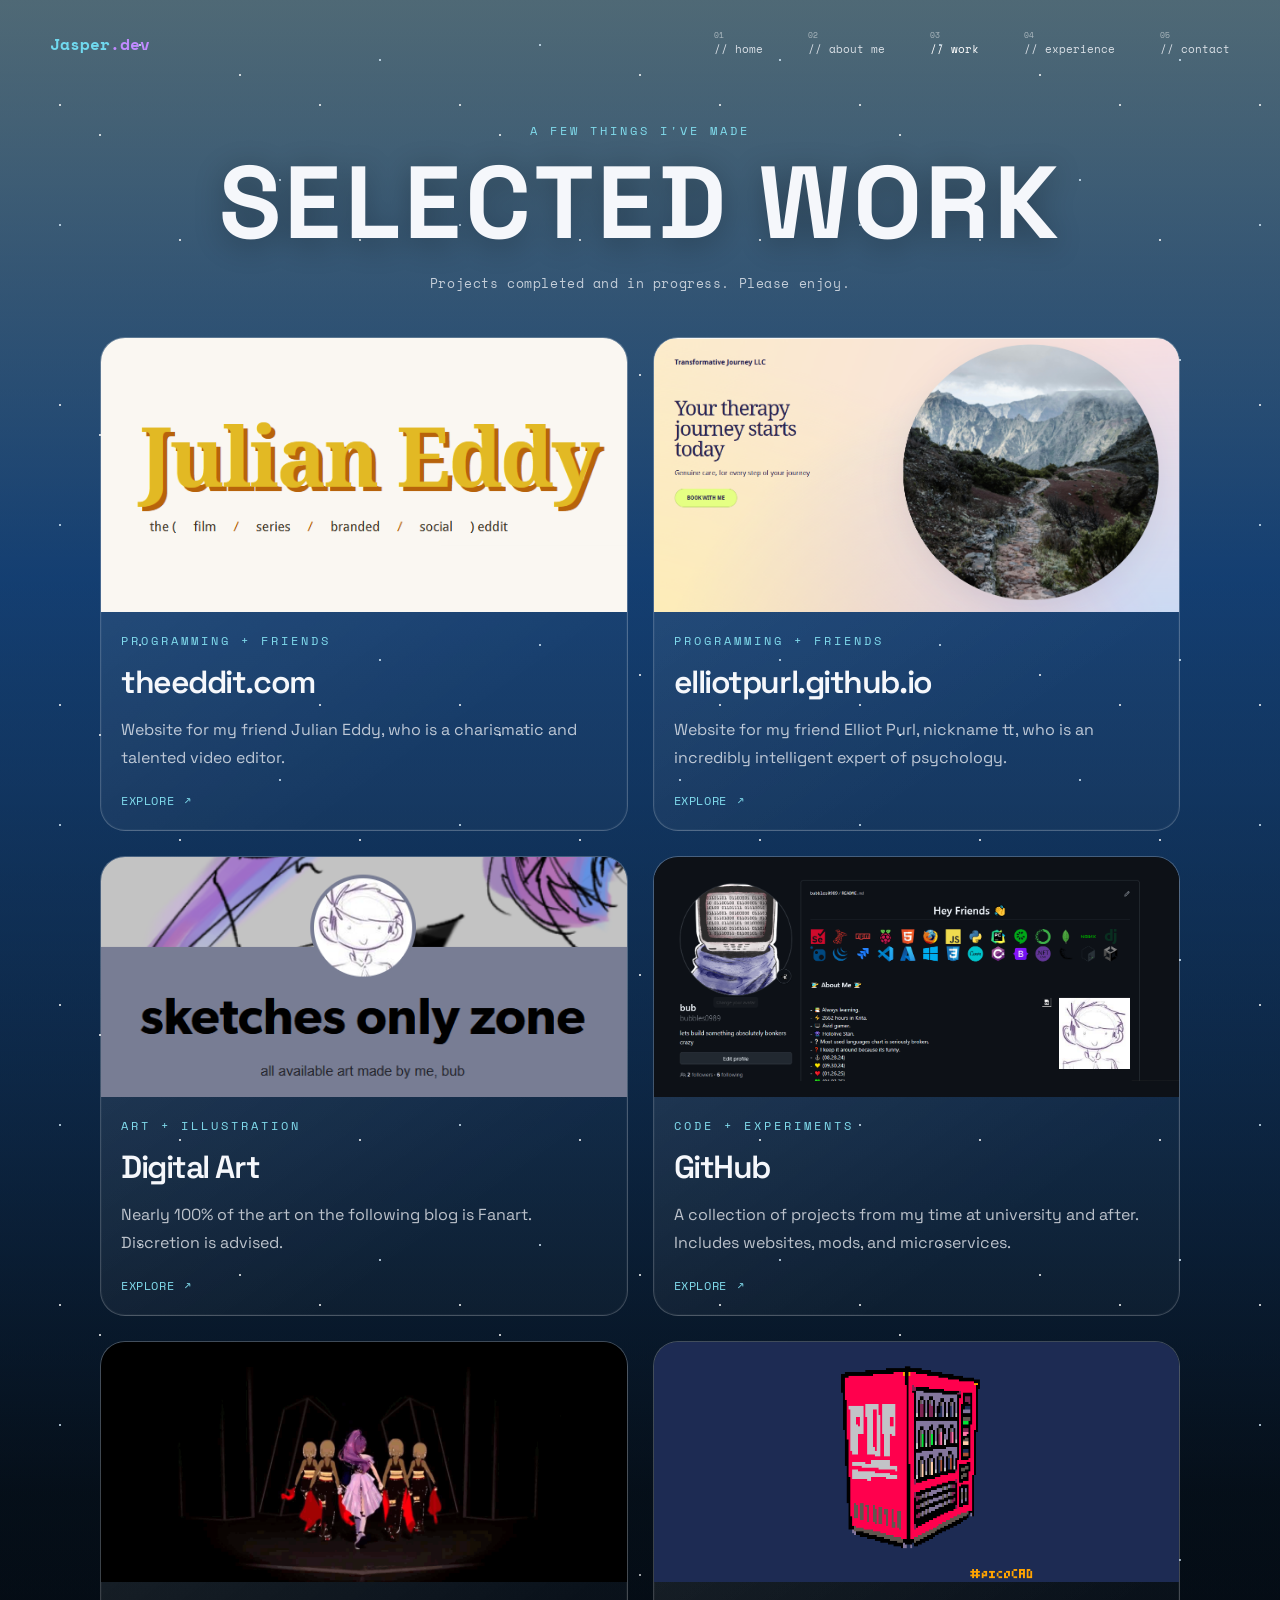
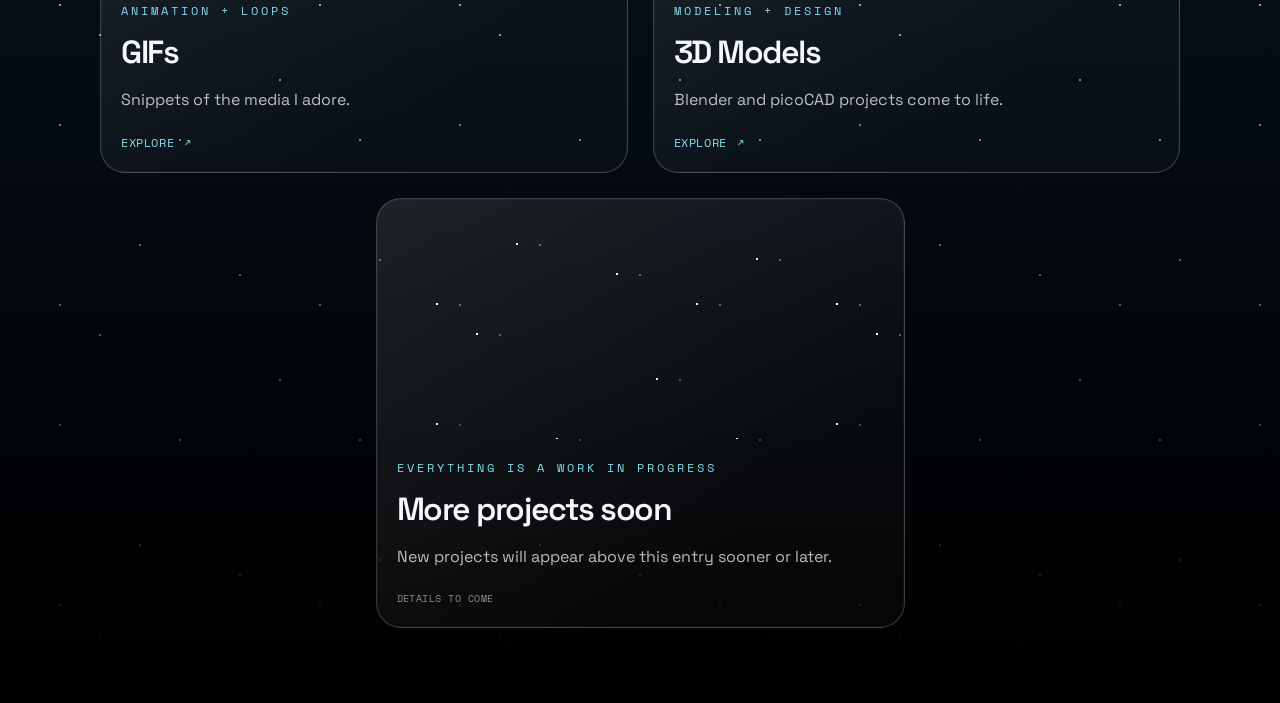
<file: src/work.html>
<!DOCTYPE html>
<html lang="en">
<head>
	<meta charset="UTF-8">
	<meta name="viewport" content="width=device-width, initial-scale=1.0">
	<meta name="theme-color" content="#071421">
	<title>Work | Jasper.dev</title>
	<link rel="preconnect" href="https://fonts.googleapis.com">
	<link rel="preconnect" href="https://fonts.gstatic.com" crossorigin>
	<link href="https://fonts.googleapis.com/css2?family=Space+Grotesk:wght@400;500;600;700&family=Space+Mono:wght@400;700&display=swap" rel="stylesheet">
	<link rel="stylesheet" href="../styles.css">
</head>
<body>
	<main class="site-page">
		<div class="starfield" aria-hidden="true"></div>
		<header class="site-header">
			<a class="wordmark" href="../index.html" aria-label="Jasper home">Jasper<span>.dev</span></a>
			<nav aria-label="Main navigation">
				<a href="../index.html"><span>01</span>// home</a>
				<a href="aboutme.html"><span>02</span>// about me</a>
				<a class="active" href="work.html" aria-current="page"><span>03</span>// work</a>
				<a href="experience.html"><span>04</span>// experience</a>
				<a href="contact.html"><span>05</span>// contact</a>
			</nav>
		</header>

		<section class="page-content work-page" aria-labelledby="page-title">
			<div class="page-heading">
				<p class="eyebrow">A few things I've made</p>
				<h1 id="page-title">Selected work</h1>
				<p class="page-lede">Projects completed and in progress. Please enjoy.</p>
			</div>

			<div class="work-grid">
				<article class="work-card">
					<a class="work-image work-image-preview work-image-preview-paper work-image-preview-julian" href="https://www.theeddit.com" target="_blank" rel="noopener noreferrer" aria-label="View Julian's page">
						<img src="../images/jeddy.png" alt="Julian Eddy website banner">
					</a>
					<div class="work-card-copy">
						<p class="eyebrow">Programming + Friends</p>
						<h2><a href="https://www.theeddit.com" target="_blank" rel="noopener noreferrer">theeddit.com</a></h2>
						<p>Website for my friend Julian Eddy, who is a charismatic and talented video editor.</p>
						<a class="page-link" href="https://www.theeddit.com" target="_blank" rel="noopener noreferrer">Explore <span aria-hidden="true">↗</span></a>
					</div>
				</article>

				<article class="work-card work-card-alt">
					<a class="work-image work-image-preview work-image-preview-paper work-image-preview-elliot" href="https://elliotpurl.github.io" aria-label="View tt's page">
						<img src="../images/epurl.png" alt="Elliot Purl website homepage">
					</a>
					<div class="work-card-copy">
						<p class="eyebrow">Programming + Friends</p>
						<h2><a href="https://elliotpurl.github.io" target="blank" rel="noopener noreferrer">elliotpurl.github.io</a></h2>
						<p>Website for my friend Elliot Purl, nickname tt, who is an incredibly intelligent expert of psychology.</p>
						<a class="page-link" href="https://elliotpurl.github.io" target="_blank" rel="noopener noreferrer">Explore <span aria-hidden="true">↗</span></a>
					</div>
				</article>

				<article class="work-card">
					<a class="work-image work-image-preview work-image-preview-paper work-image-preview-tumblr" href="https://bubdraws.tumblr.com/" target="_blank" rel="noopener noreferrer" aria-label="View Tumblr page">
						<img src="../images/tumblr.png" alt="Tumblr digital art page">
					</a>
					<div class="work-card-copy">
						<p class="eyebrow">Art + illustration</p>
						<h2><a href="https://bubdraws.tumblr.com/" target="_blank" rel="noopener noreferrer">Digital Art</a></h2>
						<p>Nearly 100% of the art on the following blog is Fanart. Discretion is advised.</p>
						<a class="page-link" href="https://bubdraws.tumblr.com/" target="_blank" rel="noopener noreferrer">Explore <span aria-hidden="true">↗</span></a>
					</div>
				</article>

				<article class="work-card work-card-alt">
					<a class="work-image work-image-preview work-image-preview-github" href="https://github.com/bubbles0989" target="_blank" rel="noopener noreferrer" aria-label="View GitHub page">
						<img src="../images/github.png" alt="GitHub profile and projects" loading="lazy">
					</a>
					<div class="work-card-copy">
						<p class="eyebrow">Code + experiments</p>
						<h2><a href="https://github.com/bubbles0989" target="_blank" rel="noopener noreferrer">GitHub</a></h2>
						<p>A collection of projects from my time at university and after. Includes websites, mods, and microservices.</p>
						<a class="page-link" href="https://github.com/bubbles0989" target="_blank" rel="noopener noreferrer">Explore <span aria-hidden="true">↗</span></a>
					</div>
				</article>

				<article class="work-card work-card-coming">
					<a class="work-image work-image-preview work-image-preview-arms" href="gifs.html" aria-label="View GIFs">
						<img src="../gifs/hololive/sololives/towasama_2ndsololive_2.gif" alt="Towasama and her girls during her second sololive" loading="lazy">
					</a>
					<div class="work-card-copy">
						<p class="eyebrow">Animation + loops</p>
						<h2><a href="gifs.html">GIFs</a></h2>
						<p>Snippets of the media I adore.</p>
						<a class="page-link" href="gifs.html">Explore <span aria-hidden="true">↗</span></a>
					</div>
				</article>

				<article class="work-card work-card-alt">
					<a class="work-image work-image-preview work-image-preview-soda" href="3dmodels.html" aria-label="View 3D Models	">
						<img src="../gifs/3d%20models/sodamachine.gif" alt="Pixel-art soda machine" loading="lazy">
					</a>
					<div class="work-card-copy">
						<p class="eyebrow">Modeling + design</p>
						<h2><a href="3dmodels.html">3D Models</a></h2>
						<p>Blender and picoCAD projects come to life.</p>
						<a class="page-link" href="3dmodels.html">Explore <span aria-hidden="true">↗</span></a>
					</div>
				</article>

				<article class="work-card work-card-coming work-card-centered">
					<div class="work-image image-placeholder" role="img" aria-label="Twinkling stars against the night sky">
					</div>
					<div class="work-card-copy">
						<p class="eyebrow">everything is a work in progress</p>
						<h2>More projects soon</h2>
						<p>New projects will appear above this entry sooner or later.</p>
						<span class="detail-placeholder">Details to come</span>
					</div>
				</article>
			</div>
		</section>
	</main>
</body>
</html>
</file>
<file: styles.css>
:root {
	color-scheme: dark;
	font-family: "Space Grotesk", sans-serif;
	font-synthesis: none;
	text-rendering: optimizeLegibility;
	-webkit-font-smoothing: antialiased;
	-moz-osx-font-smoothing: grayscale;
	scroll-behavior: smooth;
	--starfield-pattern:
		radial-gradient(1px 1px at 15% 35%, #fff 95%, transparent),
		radial-gradient(1px 1px at 15% 75%, #d9efff 95%, transparent),
		radial-gradient(1.5px 1.5px at 25% 45%, #fff 95%, transparent),
		radial-gradient(1px 1px at 35% 15%, #d9efff 95%, transparent),
		radial-gradient(1px 1px at 45% 80%, #fff 95%, transparent),
		radial-gradient(1.5px 1.5px at 60% 25%, #fff 95%, transparent),
		radial-gradient(1px 1px at 70% 60%, #d9efff 95%, transparent),
		radial-gradient(1px 1px at 80% 35%, #fff 95%, transparent),
		radial-gradient(1.5px 1.5px at 90% 80%, #fff 95%, transparent),
		radial-gradient(1px 1px at 95% 20%, #d9efff 95%, transparent);
}

* {
	box-sizing: border-box;
}

body {
	margin: 0;
	min-width: 320px;
	min-height: 100vh;
	background: #000;
	color: #f5f7fb;
}

.index {
	position: relative;
	display: flex;
	min-height: 100vh;
	min-height: 100svh;
	flex-direction: column;
	overflow: hidden;
	isolation: isolate;
	background:
		linear-gradient(180deg, rgba(5, 13, 23, 0.55) 0%, rgba(5, 13, 23, 0.48) 53%, rgba(0, 0, 0, 0.5) 100%),
		linear-gradient(180deg, #a9d9e9 0%, #2473d1 25%, #071421 67%, #000 100%);
}

.starfield {
	position: absolute;
	z-index: -1;
	inset: 0;
	opacity: 0.75;
	background-image: var(--starfield-pattern);
	background-size: 400px 300px;
	mask-image: linear-gradient(180deg, #000 0%, #000 62%, transparent 100%);
}

.site-header {
	position: relative;
	z-index: 2;
	display: flex;
	align-items: center;
	justify-content: space-between;
	gap: 30px;
	padding: 30px clamp(25px, 5vw, 50px);
}

.wordmark {
	color: #70d9ef;
	font-family: "Space Mono", monospace;
	font-size: 1rem;
	font-weight: 700;
	text-decoration: none;
	white-space: nowrap;
}

.wordmark span {
	color: #c18aff;
}

nav {
	display: flex;
	align-items: center;
	justify-content: center;
	gap: clamp(20px, 5vw, 45px);
}

nav a {
	position: relative;
	padding-top: 10px;
	color: rgba(245, 247, 251, 0.85);
	font-family: "Space Mono", monospace;
	font-size: 0.70rem;
	text-decoration: none;
	white-space: nowrap;
	transition: color 160ms ease;
}

nav a:hover,
nav a:focus-visible,
nav a.active {
	color: #fff;
}

nav a:focus-visible,
.wordmark:focus-visible,
.image-credit:focus-visible {
	outline: 2px solid #70d9ef;
	outline-offset: 5px;
}

nav a span {
	position: absolute;
	top: -1px;
	left: 0;
	color: rgba(255, 255, 255, 0.55);
	font-size: 0.5rem;
}

.planet {
	position: absolute;
	top: 10%;
	left: 0;
	width: 100%;
	height: min(95vh, 740px);
	pointer-events: none;
	animation: saturn-enter 1.5s ease-out both;
}

.planet img {
	display: block;
	width: 100%;
	height: 100%;
	object-fit: contain;
	mix-blend-mode: screen;
	opacity: 0.9;
	filter: drop-shadow(0 15px 40px rgba(2, 7, 18, 0.2));
	transform: translateX(clamp(15px, 5vw, 50px)) scale(1.0);
}

.index-copy {
	position: relative;
	z-index: 1;
	display: flex;
	flex: 1;
	flex-direction: column;
	align-items: center;
	justify-content: center;
	padding: 35px 25px 90px;
	text-align: center;
	animation: page-enter 750ms ease-out 100ms both;
}

.eyebrow {
	margin: 0 0 15px;
	color: #81dced;
	font-family: "Space Mono", monospace;
	font-size: clamp(0.60rem, 1vw, 0.75rem);
	letter-spacing: 0.25em;
	text-transform: uppercase;
}

h1 {
	margin: 0;
	font-size: clamp(5rem, 15vw, 10rem);
	font-weight: 700;
	letter-spacing: 0.035em;
	line-height: 0.95;
	text-shadow: 0 5px 30px rgba(0, 0, 0, 0.3);
	text-transform: uppercase;
}

.tagline {
	margin: 20px 0 0;
	font-family: "Space Mono", monospace;
	font-size: clamp(0.65rem, 1.25vw, 0.9rem);
	letter-spacing: 0.1em;
	line-height: 1.85;
	text-transform: uppercase;
}

.specialties {
	display: flex;
	align-items: center;
	gap: 15px;
	margin-top: 60px;
	transform: translateY(-50px);
	color: rgba(245, 247, 251, 0.60);
	font-family: "Space Mono", monospace;
	font-size: 0.60rem;
	letter-spacing: 0.15em;
	text-transform: uppercase;
}

.specialties i {
	color: #75cde3;
	font-style: normal;
}

@keyframes page-enter {
	from {
		opacity: 0;
		transform: translateY(15px);
	}

	to {
		opacity: 1;
		transform: translateY(0);
	}
}

@keyframes saturn-enter {
	from {
		opacity: 0;
	}

	to {
		opacity: 1;
	}
}

@media (prefers-reduced-motion: reduce) {
	.index .planet,
	.index .index-copy,
	.site-page .page-content {
		animation: none;
	}
}

.scroll-cue {
	position: absolute;
	bottom: 35px;
	left: 50%;
	display: block;
	width: 80px;
	height: 50px;
	transform: translateX(-50%);
}

.scroll-cue svg {
	display: block;
	width: 100%;
	height: 100%;
	overflow: visible;
}

.comet-trail {
	fill: none;
	stroke: rgba(255, 255, 255, 0.3);
	stroke-dasharray: 2 4;
	stroke-width: 1;
}

.comet-tail {
	stroke: #79d9ed;
	stroke-linecap: round;
	stroke-width: 1.5;
	filter: drop-shadow(0 0 5px rgba(121, 217, 237, 0.8));
}

.comet-head {
	fill: #fff;
	filter: drop-shadow(0 0 5px #79d9ed);
}

.comet-still {
	display: none;
}

.image-credit {
	position: absolute;
	right: 25px;
	bottom: 20px;
	color: rgba(255, 255, 255, 0.5);
	font-family: "Space Mono", monospace;
	font-size: 0.50rem;
	text-decoration: none;
}

.image-credit:hover {
	color: rgba(255, 255, 255, 0.85);
}

@media (max-width: 760px) {
	.site-header {
		flex-direction: column;
		gap: 20px;
		padding-top: 25px;
	}

	nav {
		width: 100%;
		flex-wrap: wrap;
		justify-content: space-between;
		gap: 10px;
	}

	nav a {
		font-size: clamp(0.50rem, 2vw, 0.65rem);
	}

	.planet {
		top: 25%;
		left: -10vw;
		width: 120vw;
		height: min(76vh, 580px);
	}

	.index-copy {
		padding: 30px 20px 95px;
	}

	.eyebrow {
		margin-bottom: 15px;
	}

	h1 {
		font-size: clamp(5rem, 20vw, 10rem);
	}

	.tagline {
		max-width: 35ch;
		margin-top: 20px;
		letter-spacing: 0.05em;
	}

	.specialties {
		margin-top: 50px;
	}

	.image-credit {
		right: 15px;
		bottom: 10px;
		font-size: 0.40rem;
	}
}

@media (max-width: 380px) {
	.site-header {
		padding-right: 15px;
		padding-left: 15px;
	}

	nav {
		gap: 6px;
	}

	nav a {
		font-size: 0.45rem;
	}

	h1 {
		font-size: 4rem;
	}

	.specialties {
		gap: 10px;
	}
}

@media (prefers-reduced-motion: reduce) {
	:root {
		scroll-behavior: auto;
	}

	.comet-flight {
		display: none;
	}

	.comet-still {
		display: inline;
	}
}

.site-page {
	position: relative;
	display: flex;
	min-height: 100vh;
	min-height: 100svh;
	flex-direction: column;
	overflow: hidden;
	isolation: isolate;
	background:
		linear-gradient(180deg, rgba(5, 13, 23, 0.55) 0%, rgba(5, 13, 23, 0.48) 50%, rgba(0, 0, 0, 0.5) 100%),
		linear-gradient(180deg, #a9d9e9 0%, #2473d1 25%, #071421 65%, #000 100%);
}

.site-page .site-header {
	width: 100%;
}

.site-page .wordmark span {
	color: #c18aff;
}

.site-page .page-content {
	position: relative;
	z-index: 1;
	width: min(100% - 50px, 1080px);
	margin: 35px auto 75px;
	animation: page-enter 750ms ease-out 100ms both;
}

.site-page .about-page {
	width: min(100% - 50px, 1500px);
}

.site-page .experience-page {
	width: min(100% - 50px, 1280px);
}

.page-heading {
	margin: 0 auto 40px;
	text-align: center;
}

.page-heading .eyebrow {
	margin-bottom: 15px;
}

.page-heading h1 {
	max-width: none;
	font-size: clamp(3rem, 8vw, 6.5rem);
}

.page-lede {
	max-width: 55ch;
	margin: 20px auto 0;
	color: rgba(245, 247, 251, 0.75);
	font-family: "Space Mono", monospace;
	font-size: clamp(0.75rem, 1vw, 1rem);
	letter-spacing: 0.045em;
	line-height: 2;
}

.about-card,
.game-card {
	display: grid;
	grid-template-columns: minmax(0, 1fr) minmax(0, 1fr);
	gap: clamp(25px, 5vw, 60px);
	align-items: center;
	padding: clamp(20px, 4vw, 40px);
	border: 1px solid rgba(255, 255, 255, 0.20);
	border-radius: 30px;
	background: linear-gradient(145deg, rgba(255, 255, 255, 0.1), rgba(255, 255, 255, 0.025) 75%);
	box-shadow: inset 0 0 0 1px rgba(255, 255, 255, 0.035);
	backdrop-filter: blur(10px);
}

.about-photo-column h2 {
	margin: 0 0 18px;
	font-size: clamp(1.25rem, 2.5vw, 1.75rem);
	letter-spacing: -0.04em;
}

.about-photo-gallery {
	display: grid;
	grid-template-columns: repeat(2, minmax(0, 1fr));
	gap: 12px;
}

.about-photo {
	position: relative;
	display: block;
	width: 100%;
	margin: 0;
	aspect-ratio: 4 / 3;
	overflow: hidden;
	border: 1px solid rgba(255, 255, 255, 0.2);
	border-radius: 14px;
	background: rgba(3, 10, 18, 0.55);
}

.about-photo img {
	display: block;
	width: 100%;
	height: 100%;
	object-fit: cover;
	object-position: center;
}

.about-photo-selfie img {
	object-position: left center;
	transform: scale(1.4);
	transform-origin: left center;
}

.about-photo-jor-2 img {
	object-position: center 25%;
}

.about-photo figcaption {
	position: absolute;
	right: 0;
	bottom: 0;
	left: 0;
	padding: 18px 10px 9px;
	background: linear-gradient(transparent, rgba(3, 10, 18, 0.85));
	color: #fff;
	font-family: "Space Mono", monospace;
	font-size: 0.6rem;
	letter-spacing: 0.08em;
	text-transform: uppercase;
}

.image-placeholder {
	position: relative;
	display: grid;
	min-height: 310px;
	place-items: center;
	overflow: hidden;
	border: 1px solid rgba(255, 255, 255, 0.20);
	border-radius: 20px;
	background:
		radial-gradient(ellipse at 70% 35%, rgba(204, 244, 255, 0.52), transparent 20%),
		radial-gradient(ellipse at 35% 65%, rgba(33, 130, 232, 0.65), transparent 40%),
		linear-gradient(145deg, #7bc5e4, #175ab2 60%, #092039);
}

.about-image {
	min-height: 0;
	aspect-ratio: 4 / 5;
}

.image-placeholder::before {
	position: absolute;
	width: min(65%, 260px);
	aspect-ratio: 1;
	border: 1px solid rgba(255, 255, 255, 0.25);
	border-radius: 50%;
	background: linear-gradient(145deg, rgba(255, 255, 255, 0.15), rgba(255, 255, 255, 0.01));
	content: "";
}

.image-placeholder span {
	position: relative;
	padding: 10px 15px;
	border: 1px solid rgba(255, 255, 255, 0.30);
	border-radius: 1000px;
	background: rgba(5, 26, 56, 0.35);
	color: rgba(255, 255, 255, 0.9);
	font-family: "Space Mono", monospace;
	font-size: 0.6rem;
	letter-spacing: 0.08em;
	text-align: center;
	text-transform: uppercase;
	backdrop-filter: blur(10px);
}

.page-copy {
	text-align: left;
}

.page-copy .eyebrow {
	margin-bottom: 15px;
}

.page-copy h2 {
	margin: 0;
	font-size: clamp(2rem, 4vw, 3.25rem);
	font-weight: 600;
	letter-spacing: -0.05em;
	line-height: 1;
}

.page-copy > p:not(.eyebrow) {
	margin: 20px 0 0;
	color: rgba(245, 247, 251, 0.8);
	font-size: 1rem;
	line-height: 2;
}

.page-copy .quote {
	display: block;
	padding-left: 18px;
	border-left: 2px solid #81dced;
	color: #d9efff;
	font-family: "Space Grotesk", sans-serif;
	font-size: clamp(1.25rem, 2.5vw, 1.75rem);
	font-style: italic;
	font-weight: 600;
	line-height: 1.45;
}

.page-link,
.back-link {
	display: inline-flex;
	align-items: center;
	gap: 10px;
	color: #81dced;
	font-family: "Space Mono", monospace;
	font-size: 0.75rem;
	letter-spacing: 0.05em;
	text-decoration: none;
	text-transform: uppercase;
}

.page-link {
	margin-top: 25px;
}

.page-link:hover,
.back-link:hover {
	color: #fff;
}

.page-link:focus-visible,
.back-link:focus-visible {
	outline: 2px solid #70d9ef;
	outline-offset: 5px;
}

.page-tags {
	display: flex;
	flex-wrap: wrap;
	gap: 10px;
	margin-top: 25px;
}

.page-tags span {
	padding: 5px 10px;
	border: 1px solid rgba(129, 220, 237, 0.30);
	border-radius: 1000px;
	color: rgba(245, 247, 251, 0.8);
	font-family: "Space Mono", monospace;
	font-size: 0.60rem;
	letter-spacing: 0.05em;
	text-transform: uppercase;
}

.game-page .page-heading h1 {
	font-size: clamp(3rem, 7.5vw, 6rem);
}

.game-image {
	min-height: 360px;
	background:
		radial-gradient(ellipse at 70% 22%, rgba(255, 224, 154, 0.75), transparent 10%),
		radial-gradient(ellipse at 35% 70%, rgba(70, 189, 158, 0.7), transparent 30%),
		linear-gradient(150deg, #67b5d4, #34779c 45%, #173d58);
}

.game-card + .back-link {
	margin-top: 30px;
}

@media (max-width: 760px) {
	.site-page .page-content {
		width: min(100% - 35px, 560px);
		margin-top: 20px;
	}

	.page-heading {
		margin-bottom: 25px;
	}

	.about-card,
	.game-card {
		grid-template-columns: 1fr;
		gap: 25px;
		padding: 20px;
		border-radius: 25px;
	}

	.about-page-image {
		display: none;
	}

	.image-placeholder {
		min-height: min(65vw, 300px);
		border-radius: 15px;
	}

	.game-image {
		min-height: min(70vw, 320px);
	}

	.page-copy {
		padding: 5px 5px 10px;
	}

	.page-copy h2 {
		font-size: clamp(2rem, 8vw, 3rem);
	}
}

.work-grid {
	display: grid;
	grid-template-columns: repeat(2, minmax(0, 1fr));
	gap: 25px;
}

.work-card {
	overflow: hidden;
	border: 1px solid rgba(255, 255, 255, 0.20);
	border-radius: 25px;
	background: linear-gradient(145deg, rgba(255, 255, 255, 0.1), rgba(255, 255, 255, 0.025) 75%);
	box-shadow: inset 0 0 0 1px rgba(255, 255, 255, 0.035);
	backdrop-filter: blur(10px);
}

.work-card-centered {
	grid-column: 1 / -1;
	width: calc((100% - 22px) / 2);
	justify-self: center;
}

.work-image {
	display: grid;
	min-height: 240px;
	border: 0;
	border-radius: 0;
	color: inherit;
	text-decoration: none;
}

.work-image-preview {
	display: flex;
	align-items: center;
	justify-content: center;
	height: 240px;
	min-height: 0;
	overflow: hidden;
}

.work-image-preview-elliot {
	aspect-ratio: 1225 / 640;
	height: auto;
	width: 100%;
}

.work-image-preview-julian {
	aspect-ratio: 1225 / 640;
	height: auto;
	width: 100%;
}

.work-image-preview img {
	display: block;
	width: 100%;
	height: 100%;
	object-fit: contain;
	object-position: center;
}

.work-image-preview-paper {
	background: #faf7f2;
}

.work-image-preview-tumblr {
	background: linear-gradient(to bottom, #c3c3c3 0 35%, #787d94 65% 100%);
}

.work-image-preview-tumblr img {
	object-fit: cover;
}

.work-image-preview-soda {
	background: #1d2b53;
}

.work-card-alt .work-image {
	background:
		radial-gradient(ellipse at 30% 30%, rgba(218, 241, 255, 0.65), transparent 20%),
		radial-gradient(ellipse at 75% 75%, rgba(70, 127, 238, 0.75), transparent 40%),
		linear-gradient(145deg, #72b8dd, #264fa7 60%, #0a1a39);
}

.work-card-alt .work-image-preview-paper {
	background: #faf7f2;
}

.work-card-alt .work-image-preview-github {
	background: #0d1117;
}

.work-card-alt .work-image-preview-soda {
	background: #1d2b53;
}

.work-card-coming .work-image {
	background:
		radial-gradient(ellipse at 60% 40%, rgba(216, 248, 255, 0.55), transparent 20%),
		radial-gradient(ellipse at 25% 75%, rgba(29, 151, 217, 0.7), transparent 40%),
		linear-gradient(145deg, #68bfd0, #176da8 60%, #0a2037);
}

.work-card-coming .work-image-preview-arms {
	background: #000;
}

.work-card-coming.work-card-centered .work-image {
	background: transparent;
	animation: none;
}

.work-card-coming.work-card-centered .work-image::before {
	position: absolute;
	top: 0;
	left: -20%;
	width: 75px;
	height: 5px;
	border-radius: 50%;
	background: linear-gradient(90deg, transparent, #d9efff 65%, #fff);
	box-shadow: 0 0 8px rgba(217, 239, 255, 0.85);
	content: "";
	opacity: 0;
	transform: rotate(-30deg);
	transform-origin: center;
	animation: work-comet-flight 15s ease-in 5s infinite;
	pointer-events: none;
}

.work-card-coming.work-card-centered .work-image::after {
	position: absolute;
	inset: 0;
	background-image: var(--starfield-pattern);
	background-size: 400px 300px;
	content: "";
	opacity: 1;
	animation: work-stars-twinkle 3.5s ease-in-out infinite alternate;
	pointer-events: none;
}

@keyframes work-stars-twinkle {
	to {
		opacity: 1;
	}
}

@keyframes work-comet-flight {
	0%,
	65% {
		top: 85%;
		left: -20%;
		opacity: 0;
	}

	65% {
		opacity: 1;
	}

	70% {
		top: 15%;
		left: 100%;
		opacity: 1;
	}

	75%,
	100% {
		top: 15%;
		left: 100%;
		opacity: 0;
	}
}

@media (prefers-reduced-motion: reduce) {
	.work-card-coming.work-card-centered .work-image {
		animation: none;
	}

	.work-card-coming.work-card-centered .work-image::before {
		animation: none;
	}

	.work-card-coming.work-card-centered .work-image::after {
		animation: none;
	}
}

.work-card-copy {
	padding: 20px 20px 20px;
}

.work-card-copy .eyebrow {
	margin-bottom: 15px;
}

.work-card-copy h2 {
	margin: 0;
	font-size: clamp(1.5rem, 3vw, 2rem);
	font-weight: 600;
	letter-spacing: -0.045em;
	line-height: 1.15;
}

.work-card-copy h2 a {
	color: #f5f7fb;
	text-decoration: none;
}

.work-card-copy h2 a:hover {
	color: #81dced;
}

.work-card-copy > p:not(.eyebrow) {
	margin: 15px 0 0;
	color: rgba(245, 247, 251, 0.75);
	line-height: 1.75;
}

.work-card-copy .page-link {
	margin-top: 20px;
}

.detail-placeholder {
	display: inline-block;
	margin-top: 20px;
	color: rgba(245, 247, 251, 0.55);
	font-family: "Space Mono", monospace;
	font-size: 0.60rem;
	letter-spacing: 0.05em;
	text-transform: uppercase;
}

.gif-gallery {
	display: flex;
	flex-direction: column;
	gap: 30px;
}

.model-gallery {
	display: grid;
	grid-template-columns: repeat(3, minmax(0, 1fr));
	gap: 20px;
}

.models-gallery-note {
	text-align: center;
}

.model-preview {
	display: grid;
	grid-template-rows: minmax(0, 1fr) auto;
	min-width: 0;
	margin: 0;
	overflow: hidden;
	border: 1px solid rgba(255, 255, 255, 0.2);
	border-radius: 20px;
	background: linear-gradient(145deg, rgba(255, 255, 255, 0.1), rgba(255, 255, 255, 0.025) 75%);
	box-shadow: inset 0 0 0 1px rgba(255, 255, 255, 0.035);
	backdrop-filter: blur(10px);
}

.model-preview img {
	display: block;
	width: 100%;
	aspect-ratio: 4 / 3;
	object-fit: contain;
	background: rgba(3, 10, 18, 0.45);
}

.model-preview figcaption {
	padding: 14px 18px;
	color: #81dced;
	font-family: "Space Mono", monospace;
	font-size: 0.7rem;
	letter-spacing: 0.08em;
	text-transform: uppercase;
}

.gif-section {
	display: grid;
	grid-template-columns: repeat(3, minmax(0, 1fr));
	gap: 20px;
}

.gif-section + .gif-section {
	padding-top: 25px;
	border-top: 1px solid rgba(129, 220, 237, 0.2);
}

.gif-section-title {
	grid-column: 1 / -1;
	margin: 0;
	color: #81dced;
	font-family: "Space Mono", monospace;
	font-size: 0.75rem;
	font-weight: 400;
	letter-spacing: 0.18em;
	text-transform: uppercase;
}

.gif-entry {
	position: relative;
	display: block;
	width: 100%;
	aspect-ratio: 4 / 3;
	padding: 0;
	overflow: hidden;
	border: 1px solid rgba(255, 255, 255, 0.2);
	border-radius: 20px;
	background:
		radial-gradient(ellipse at 70% 30%, rgba(86, 165, 219, 0.2), transparent 55%),
		linear-gradient(145deg, rgba(255, 255, 255, 0.09), rgba(255, 255, 255, 0.02));
	box-shadow: inset 0 0 0 1px rgba(255, 255, 255, 0.035);
	cursor: pointer;
	transition: border-color 180ms ease, background-color 180ms ease, transform 180ms ease;
}

.gif-entry:hover {
	transform: translateY(-3px);
	border-color: rgba(129, 220, 237, 0.6);
}

.gif-entry:focus-visible,
.gif-dialog-close:focus-visible {
	outline: 2px solid #70d9ef;
	outline-offset: 4px;
}

.gif-entry img {
	position: absolute;
	inset: 0;
	display: block;
	width: 100%;
	height: 100%;
	object-fit: cover;
	object-position: center;
}

.gif-entry-towasama-6thfes img {
	object-position: center 20%;
}

.gif-entry-soda-machine img {
	object-position: center 40%;
}

.gif-entry-asuka img {
	object-position: 95% center;
}

body.gif-gallery-ready .gif-entry {
	opacity: 0;
	transform: translateY(20px);
	transition: opacity 500ms ease, transform 500ms ease, border-color 180ms ease;
}

body.gif-gallery-ready .gif-entry.is-visible {
	opacity: 1;
	transform: translateY(0);
}

.gif-dialog {
	width: min(90vw, 760px);
	max-width: none;
	max-height: 90vh;
	padding: 0;
	overflow: auto;
	border: 1px solid rgba(129, 220, 237, 0.45);
	border-radius: 24px;
	background: linear-gradient(145deg, #10243a, #050d17 85%);
	color: #f5f7fb;
	box-shadow: 0 25px 100px rgba(0, 0, 0, 0.7);
}

.gif-dialog::backdrop {
	background: rgba(0, 0, 0, 0.78);
	backdrop-filter: blur(5px);
}

.gif-dialog-content {
	position: relative;
	padding: clamp(24px, 5vw, 40px);
}

.gif-dialog-close {
	position: absolute;
	top: 15px;
	right: 18px;
	display: grid;
	width: 40px;
	height: 40px;
	place-items: center;
	border: 1px solid rgba(255, 255, 255, 0.2);
	border-radius: 50%;
	background: rgba(255, 255, 255, 0.06);
	color: #f5f7fb;
	font-size: 1.75rem;
	line-height: 1;
	cursor: pointer;
}

.gif-dialog-content .eyebrow {
	padding-right: 45px;
}

.gif-dialog-content h2 {
	margin: 0 0 20px;
	font-size: clamp(1.75rem, 5vw, 2.5rem);
	letter-spacing: -0.04em;
}

.gif-dialog-image {
	display: block;
	width: 100%;
	max-height: 60vh;
	object-fit: contain;
	border: 1px solid rgba(255, 255, 255, 0.12);
	border-radius: 14px;
	background: rgba(0, 0, 0, 0.35);
}

.gif-dialog-content > p:not(.eyebrow) {
	color: rgba(245, 247, 251, 0.8);
	line-height: 1.7;
}

.gif-dialog-filename {
	font-family: "Space Mono", monospace;
	font-size: 0.7rem;
	overflow-wrap: anywhere;
}

@media (max-width: 760px) {
	.model-gallery {
		grid-template-columns: repeat(2, minmax(0, 1fr));
		gap: 15px;
	}

	.gif-section {
		grid-template-columns: repeat(2, minmax(0, 1fr));
		gap: 15px;
	}

	.gif-entry {
		border-radius: 15px;
	}
}

@media (max-width: 420px) {
	.model-gallery {
		grid-template-columns: 1fr;
	}

	.gif-section {
		grid-template-columns: 1fr;
	}
}

@media (prefers-reduced-motion: reduce) {
	body.gif-gallery-ready .gif-entry,
	body.gif-gallery-ready .gif-entry.is-visible {
		opacity: 1;
		transform: none;
		transition: none;
	}

	.gif-entry:hover {
		transform: none;
	}
}

.contact-card {
	display: grid;
	grid-template-columns: minmax(180px, 0.75fr) minmax(0, 1.25fr);
	gap: clamp(25px, 5vw, 60px);
	align-items: center;
	padding: clamp(25px, 5vw, 50px);
	border: 1px solid rgba(255, 255, 255, 0.25);
	border-radius: 30px;
	background: linear-gradient(145deg, rgba(255, 255, 255, 0.1), rgba(255, 255, 255, 0.025) 75%);
	backdrop-filter: blur(15px);
}

.contact-orbit {
	position: relative;
	display: grid;
	width: min(100%, 300px);
	aspect-ratio: 1;
	place-items: center;
	justify-self: center;
	animation: contact-orbit-float 5s ease-in-out infinite;
	border: 1px solid rgba(129, 220, 237, 0.5);
	border-radius: 50%;
	background:
		radial-gradient(circle, rgba(129, 220, 237, 0.2), transparent 60%);
	box-shadow: 0 0 60px rgba(46, 139, 197, 0.15), inset 0 0 36px rgba(129, 220, 237, 0.15);
}

.contact-orbit::before,
.contact-orbit::after {
	position: absolute;
	width: 75%;
	height: 35%;
	border: 1px solid rgba(255, 255, 255, 0.35);
	border-radius: 50%;
	content: "";
	transform: rotate(-35deg);
	animation: contact-orbit-pulse 5s ease-in-out infinite alternate;
}

.contact-orbit::after {
	width: 85%;
	height: 50%;
	border-color: rgba(129, 220, 237, 0.25);
	transform: rotate(35deg);
	animation-delay: -2.5s;
}

.contact-orbit span {
	width: 20px;
	aspect-ratio: 1;
	border-radius: 50%;
	background: #d9f7ff;
	box-shadow: 0 0 15px #79d9ed, 0 0 45px rgba(121, 217, 237, 0.75);
	animation: contact-orbit-glow 3s ease-in-out infinite alternate;
}

@keyframes contact-orbit-float {
	50% {
		transform: translateY(-10px);
	}
}

@keyframes contact-orbit-pulse {
	to {
		opacity: 0.6;
	}
}

@keyframes contact-orbit-glow {
	to {
		box-shadow: 0 0 20px #79d9ed, 0 0 55px rgba(121, 217, 237, 0.95);
		transform: scale(1.15);
	}
}

@media (prefers-reduced-motion: reduce) {
	.contact-orbit,
	.contact-orbit::before,
	.contact-orbit::after,
	.contact-orbit span {
		animation: none;
	}
}

.contact-card .page-copy h2 {
	max-width: 15ch;
}

.contact-form {
	display: grid;
	grid-template-columns: repeat(2, minmax(0, 1fr));
	gap: 18px;
	margin-top: 25px;
}

.contact-form-honeypot {
	position: absolute;
	width: 1px;
	height: 1px;
	padding: 0;
	overflow: hidden;
	clip: rect(0, 0, 0, 0);
	white-space: nowrap;
	border: 0;
}

.contact-form-field {
	display: grid;
	gap: 8px;
}

.contact-form-field label {
	color: #81dced;
	font-family: "Space Mono", monospace;
	font-size: 0.65rem;
	letter-spacing: 0.1em;
	text-transform: uppercase;
}

.contact-form-field input,
.contact-form-field textarea {
	width: 100%;
	border: 1px solid rgba(129, 220, 237, 0.35);
	border-radius: 12px;
	padding: 12px 14px;
	background: rgba(3, 10, 18, 0.5);
	color: #f5f7fb;
	font: inherit;
}

.contact-form-field input {
	min-height: 48px;
}

.contact-form-field textarea {
	min-height: 140px;
	resize: vertical;
}

.contact-form-field input:focus-visible,
.contact-form-field textarea:focus-visible {
	border-color: #81dced;
	outline: 2px solid rgba(129, 220, 237, 0.35);
	outline-offset: 2px;
}

.contact-form-message {
	grid-column: 1 / -1;
}

.contact-form-submit {
	display: inline-flex;
	grid-column: 1 / -1;
	align-items: center;
	justify-content: center;
	gap: 10px;
	justify-self: start;
	min-height: 46px;
	padding: 0 20px;
	border: 1px solid rgba(129, 220, 237, 0.55);
	border-radius: 1000px;
	background: rgba(129, 220, 237, 0.12);
	color: #d9f7ff;
	font-family: "Space Mono", monospace;
	font-size: 0.7rem;
	letter-spacing: 0.06em;
	text-transform: uppercase;
	cursor: pointer;
	transition: background-color 160ms ease, border-color 160ms ease, color 160ms ease;
}

.contact-form-submit:hover {
	border-color: #81dced;
	background: #81dced;
	color: #071421;
}

.contact-form-submit:disabled {
	cursor: wait;
	opacity: 0.65;
}

.contact-form-submit:focus-visible {
	outline: 2px solid #81dced;
	outline-offset: 4px;
}

.contact-form-status {
	margin: 16px 0 0;
	font-size: 0.85rem;
	line-height: 1.6;
}

.contact-form-status[data-state="success"] {
	color: #a7efcf;
}

.contact-form-status[data-state="error"] {
	color: #ffb4b4;
}

.contact-form-status[data-state="sending"] {
	color: rgba(245, 247, 251, 0.72);
}

.contact-form-disclaimer {
	margin-top: 16px;
	color: rgba(245, 247, 251, 0.6);
	font-size: 0.8rem;
	line-height: 1.6;
}

@media (max-width: 760px) {
	.contact-form {
		grid-template-columns: minmax(0, 1fr);
	}

	.contact-form-message,
	.contact-form-submit {
		grid-column: 1;
	}
}

.experience-diagram {
	--experience-arrow-track: clamp(34px, 4vw, 52px);
	position: relative;
}

.experience-route {
	display: grid;
	grid-template-columns: minmax(0, 1fr) var(--experience-arrow-track) minmax(0, 1fr) var(--experience-arrow-track) minmax(0, 1fr);
	gap: clamp(12px, 2vw, 24px);
	align-items: center;
}

.experience-arrow {
	display: grid;
	width: var(--experience-arrow-track);
	aspect-ratio: 1;
	place-items: center;
	border: 1px solid rgba(129, 220, 237, 0.55);
	border-radius: 50%;
	background: rgba(8, 29, 47, 0.88);
	color: #81dced;
	font-family: "Space Mono", monospace;
	font-size: 1.4rem;
	text-shadow: 0 0 18px rgba(129, 220, 237, 0.8);
	box-shadow: 0 0 20px rgba(81, 194, 224, 0.18), inset 0 0 12px rgba(129, 220, 237, 0.1);
}

.experience-card {
	position: relative;
	min-height: 285px;
	padding: 36px 32px 30px;
	overflow: hidden;
	border: 1px solid rgba(129, 220, 237, 0.28);
	border-radius: 25px;
	background:
		radial-gradient(ellipse at 100% 0%, rgba(84, 191, 224, 0.15), transparent 48%),
		linear-gradient(145deg, rgba(34, 78, 111, 0.62), rgba(9, 25, 42, 0.82) 75%);
	box-shadow:
		inset 0 1px 0 rgba(255, 255, 255, 0.12),
		0 18px 45px rgba(0, 0, 0, 0.2),
		0 0 28px rgba(52, 151, 196, 0.08);
	backdrop-filter: blur(14px);
	transition: border-color 180ms ease, box-shadow 180ms ease, transform 180ms ease;
}

.experience-card:hover {
	transform: translateY(-4px);
	border-color: rgba(129, 220, 237, 0.6);
	box-shadow:
		inset 0 1px 0 rgba(255, 255, 255, 0.16),
		0 22px 50px rgba(0, 0, 0, 0.28),
		0 0 32px rgba(52, 151, 196, 0.18);
}

.experience-card::before {
	position: absolute;
	inset: 0 auto 0 0;
	width: 4px;
	background: linear-gradient(180deg, #b6f3ff, #48b9dd 55%, rgba(72, 185, 221, 0.08));
	content: "";
}

.experience-card::after {
	position: absolute;
	top: -70px;
	right: -65px;
	width: 170px;
	aspect-ratio: 1;
	border: 1px solid rgba(129, 220, 237, 0.1);
	border-radius: 50%;
	box-shadow: 0 0 0 18px rgba(129, 220, 237, 0.025), 0 0 0 38px rgba(129, 220, 237, 0.02);
	content: "";
	pointer-events: none;
}

.experience-number {
	position: absolute;
	top: 18px;
	right: 24px;
	color: rgba(129, 220, 237, 0.3);
	font-family: "Space Mono", monospace;
	font-size: 3rem;
	font-weight: 700;
	text-shadow: 0 0 24px rgba(129, 220, 237, 0.12);
}

.experience-card .eyebrow {
	position: relative;
	max-width: 75%;
	margin: 5px 0 30px;
	font-size: 0.7rem;
	line-height: 1.5;
}

.experience-card h2 {
	margin: 0;
	font-size: clamp(1.75rem, 2.8vw, 2.35rem);
	font-weight: 600;
	letter-spacing: -0.05em;
	line-height: 1;
}

.experience-card > p:not(.eyebrow) {
	margin: 18px 0 0;
	color: rgba(245, 247, 251, 0.82);
	font-size: 1rem;
	line-height: 1.7;
}

.experience-branches {
	display: grid;
	grid-template-columns: minmax(0, 1fr) var(--experience-arrow-track) minmax(0, 1fr) var(--experience-arrow-track) minmax(0, 1fr);
	gap: clamp(10px, 2vw, 25px);
}

.experience-branch {
	position: relative;
	display: grid;
	grid-template-columns: minmax(0, 1fr);
	justify-items: center;
	padding-top: 46px;
}

.experience-branch-assignments {
	grid-column: 3;
}

.experience-branch-side-projects {
	grid-column: 5;
}

.experience-branch::before {
	position: absolute;
	top: 0;
	left: 50%;
	height: 46px;
	border-left: 2px solid rgba(129, 220, 237, 0.7);
	filter: drop-shadow(0 0 5px rgba(81, 194, 224, 0.65));
	content: "";
}

.experience-arrow-down {
	position: absolute;
	top: 23px;
	left: 50%;
	z-index: 1;
	width: 32px;
	height: 32px;
	border-width: 1px;
	background: #071421;
	font-size: 1rem;
	line-height: 1;
	transform: translate(-50%, -50%);
}

.experience-branch .experience-card {
	width: 100%;
}

@media (max-width: 760px) {
	.work-grid {
		grid-template-columns: 1fr;
	}

	.work-card {
		border-radius: 20px;
	}

	.work-card-centered {
		grid-column: auto;
		width: 100%;
	}

	.work-image {
		min-height: min(60vw, 200px);
	}

	.work-image-preview {
		height: min(60vw, 200px);
	}

	.work-image-preview-elliot {
		height: auto;
	}

	.work-image-preview-julian {
		height: auto;
	}

	.work-card-copy {
		padding: 20px 20px 25px;
	}

	.contact-card {
		grid-template-columns: 1fr;
		gap: 30px;
		padding: 20px;
		border-radius: 20px;
	}

	.contact-orbit {
		width: min(60vw, 200px);
	}

	.experience-route {
		grid-template-columns: minmax(0, 1fr);
		gap: 12px;
	}

	.experience-branches {
		grid-template-columns: minmax(0, 1fr);
		gap: 12px;
	}

	.experience-card {
		min-height: auto;
		padding: 30px 24px 26px;
		border-radius: 22px;
	}

	.experience-arrow {
		justify-self: center;
		width: 32px;
		transform: rotate(90deg);
	}

	.experience-branch {
		width: 100%;
		padding-top: 32px;
	}

	.experience-branch-assignments,
	.experience-branch-side-projects {
		grid-column: 1;
	}

	.experience-branch::before {
		height: 32px;
	}

	.experience-arrow-down {
		top: 16px;
	}
}

@media (prefers-reduced-motion: reduce) {
	.experience-card {
		transition: none;
	}

	.experience-card:hover {
		transform: none;
	}
}

.resume-page {
	max-width: 1000px;
}

.resume-sheet {
	padding: clamp(24px, 5vw, 52px);
	border: 1px solid rgba(129, 220, 237, 0.28);
	border-radius: 28px;
	background:
		radial-gradient(ellipse at 100% 0%, rgba(84, 191, 224, 0.12), transparent 38%),
		linear-gradient(145deg, rgba(20, 49, 73, 0.88), rgba(5, 15, 27, 0.92));
	box-shadow: 0 24px 70px rgba(0, 0, 0, 0.28), inset 0 1px 0 rgba(255, 255, 255, 0.08);
	backdrop-filter: blur(14px);
}

.resume-profile {
	display: flex;
	align-items: end;
	justify-content: space-between;
	gap: 24px;
	padding-bottom: 30px;
	border-bottom: 1px solid rgba(129, 220, 237, 0.28);
}

.resume-profile .eyebrow {
	margin-bottom: 10px;
}

.resume-profile h2 {
	margin: 0;
	font-size: clamp(2rem, 5vw, 3.25rem);
	letter-spacing: -0.05em;
}

.resume-role,
.resume-entry-role {
	margin: 8px 0 0;
	color: rgba(245, 247, 251, 0.68);
	font-family: "Space Mono", monospace;
	font-size: 0.78rem;
	line-height: 1.7;
}

.resume-profile-links {
	display: flex;
	flex-wrap: wrap;
	gap: 10px;
}

.resume-profile-links a {
	padding: 9px 13px;
	border: 1px solid rgba(129, 220, 237, 0.35);
	border-radius: 1000px;
	color: #d9f7ff;
	font-family: "Space Mono", monospace;
	font-size: 0.68rem;
	text-decoration: none;
	transition: background-color 160ms ease, border-color 160ms ease;
}

.resume-profile-links a:hover,
.resume-profile-links a:focus-visible {
	border-color: #81dced;
	background: rgba(129, 220, 237, 0.12);
}

.resume-profile-links a:focus-visible {
	outline: 2px solid #81dced;
	outline-offset: 3px;
}

.resume-section {
	margin-top: 30px;
}

.resume-section > h2 {
	margin: 0 0 15px;
	color: #81dced;
	font-family: "Space Mono", monospace;
	font-size: 0.8rem;
	letter-spacing: 0.16em;
	text-transform: uppercase;
}

.resume-section > p,
.resume-entry li,
.resume-skills dd {
	color: rgba(245, 247, 251, 0.82);
	font-size: 0.92rem;
	line-height: 1.8;
}

.resume-section > p {
	margin: 0;
}

.resume-entries {
	display: grid;
	gap: 25px;
}

.resume-entry {
	padding-left: 18px;
	border-left: 2px solid rgba(129, 220, 237, 0.42);
}

.resume-gap-note {
	margin: -10px 0 -10px 20px;
	color: rgba(245, 247, 251, 0.58);
	font-family: "Space Mono", monospace;
	font-size: 0.66rem;
}

.resume-gap-note a {
	color: inherit;
	text-decoration-color: rgba(129, 220, 237, 0.5);
	text-underline-offset: 3px;
}

.resume-gap-note a:hover,
.resume-gap-note a:focus-visible {
	color: #81dced;
}

.resume-gap-note a:focus-visible {
	outline: 2px solid #70d9ef;
	outline-offset: 4px;
}

.resume-entry-heading {
	display: flex;
	align-items: start;
	justify-content: space-between;
	gap: 20px;
}

.resume-entry h3,
.resume-education h3 {
	margin: 0;
	font-size: 1.1rem;
}

.resume-date {
	flex: 0 0 auto;
	margin: 2px 0 0;
	color: #b7cde0;
	font-family: "Space Mono", monospace;
	font-size: 0.68rem;
	line-height: 1.7;
	text-align: right;
}

.resume-entry ul {
	display: grid;
	gap: 7px;
	margin: 14px 0 0;
	padding-left: 20px;
}

.resume-entry li::marker {
	color: #81dced;
}

.resume-details-grid {
	display: grid;
	grid-template-columns: repeat(2, minmax(0, 1fr));
	column-gap: 40px;
	padding-top: 2px;
	border-top: 1px solid rgba(129, 220, 237, 0.28);
}

.resume-education .resume-date {
	margin-top: 8px;
	text-align: left;
}

.resume-skills {
	display: grid;
	gap: 13px;
	margin: 0;
}

.resume-skills div {
	display: grid;
	gap: 3px;
}

.resume-skills dt {
	color: #d9f7ff;
	font-family: "Space Mono", monospace;
	font-size: 0.7rem;
}

.resume-skills dd {
	margin: 0;
}

.resume-footer {
	margin-top: 32px;
	padding-top: 18px;
	border-top: 1px solid rgba(129, 220, 237, 0.18);
	color: rgba(245, 247, 251, 0.58);
	font-family: "Space Mono", monospace;
	font-size: 0.68rem;
}

.experience-resume-link {
	display: flex;
	width: fit-content;
	justify-content: center;
	margin: 35px auto 0;
	padding: 13px 20px;
	border: 1px solid rgba(129, 220, 237, 0.45);
	border-radius: 1000px;
	background: rgba(129, 220, 237, 0.1);
	transition: background-color 160ms ease, border-color 160ms ease, color 160ms ease;
}

.experience-resume-link:hover {
	border-color: #81dced;
	background: rgba(129, 220, 237, 0.2);
}

@media (max-width: 760px) {
	.resume-profile {
		align-items: start;
		flex-direction: column;
	}

	.resume-details-grid {
		grid-template-columns: minmax(0, 1fr);
	}

	.resume-entry-heading {
		flex-direction: column;
		gap: 4px;
	}

	.resume-date {
		text-align: left;
	}
}

@media print {
	.site-page {
		display: block;
		overflow: visible;
		background: #fff;
		color: #111;
	}

	.site-page .starfield,
	.site-page .site-header,
	.resume-page .page-heading,
	.resume-profile-links {
		display: none;
	}

	.site-page .resume-page {
		width: 100%;
		max-width: none;
		margin: 0;
		animation: none;
	}

	.resume-sheet {
		padding: 0;
		border: 0;
		border-radius: 0;
		background: #fff;
		box-shadow: none;
		color: #111;
		backdrop-filter: none;
	}

	.resume-profile,
	.resume-details-grid,
	.resume-footer {
		border-color: #aaa;
	}

	.resume-profile h2,
	.resume-entry h3,
	.resume-education h3,
	.resume-section > p,
	.resume-entry li,
	.resume-skills dd {
		color: #111;
	}

	.resume-section > h2,
	.resume-skills dt,
	.resume-profile .eyebrow,
	.resume-entry li::marker {
		color: #075a70;
	}

	.resume-entry {
		border-color: #16809a;
	}

	.resume-role,
	.resume-entry-role,
	.resume-date,
	.resume-footer {
		color: #444;
	}

	.resume-entry {
		break-inside: avoid;
	}
}
</file>
